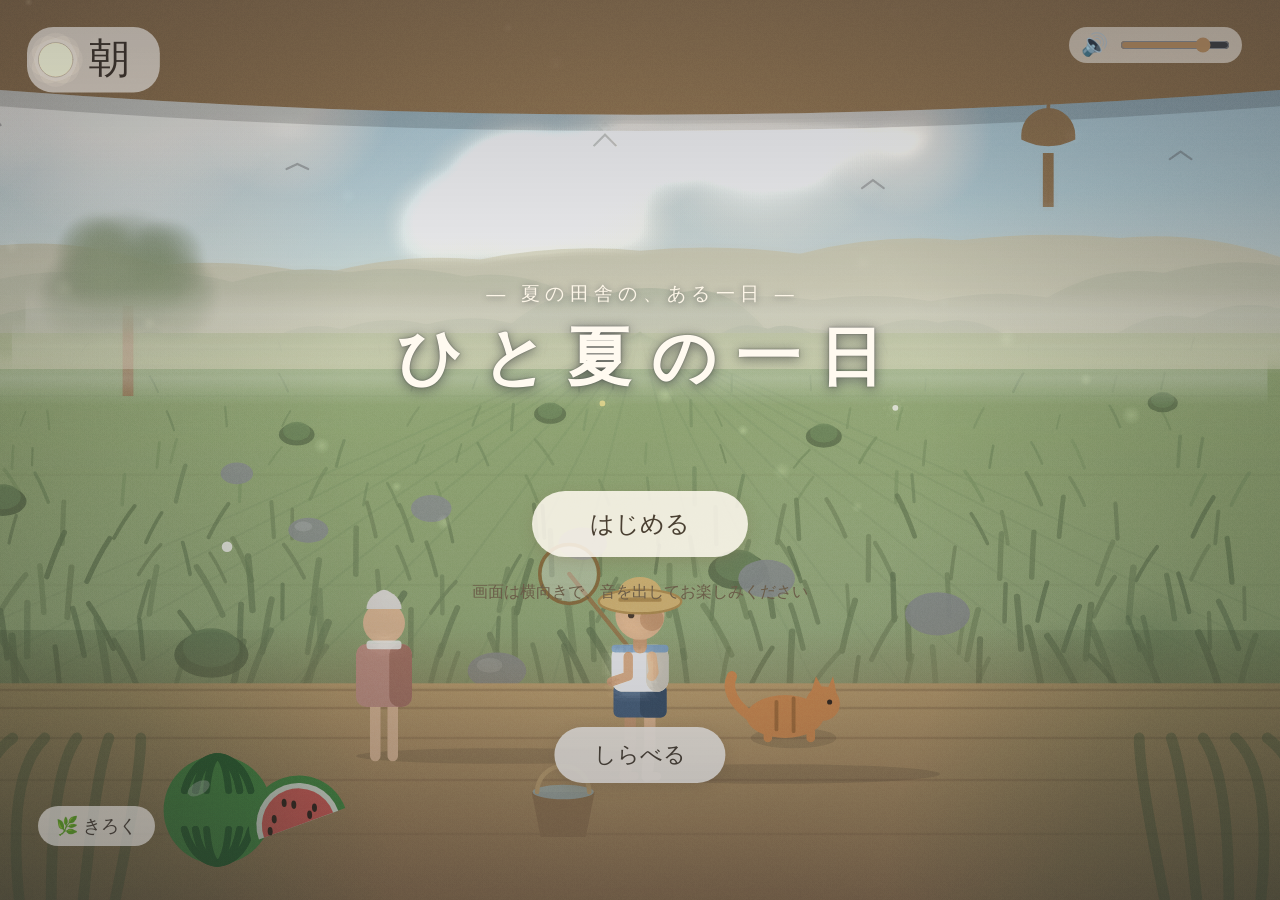
<file: hitonatsu/index.html>
<!doctype html>
<html lang="ja">
  <head>
    <meta charset="UTF-8" />
    <meta
      name="viewport"
      content="width=device-width, initial-scale=1.0, viewport-fit=cover"
    />
    <title>ひと夏の一日</title>
    <!-- 麦わら帽子のアイコン（コード描画のSVG・外部素材なし） -->
    <link rel="icon" type="image/svg+xml" href="icon.svg" />
    <!-- ホーム画面に追加するとフルスクリーンで起動する（ブラウザのバーが消える） -->
    <link rel="manifest" href="manifest.webmanifest" />
    <meta name="theme-color" content="#bfe3f0" />
    <meta name="mobile-web-app-capable" content="yes" />
    <meta name="apple-mobile-web-app-capable" content="yes" />
    <meta name="apple-mobile-web-app-status-bar-style" content="black-translucent" />
    <meta name="apple-mobile-web-app-title" content="ひと夏" />
    <link rel="apple-touch-icon" href="icons/apple-touch-icon.png" />
    <script type="module" crossorigin src="/hitonatsu/assets/main-BYeIlW66.js"></script>
    <link rel="modulepreload" crossorigin href="/hitonatsu/assets/audioAssets-COSmQMZ0.js">
    <link rel="stylesheet" crossorigin href="/hitonatsu/assets/main-DwibPuO8.css">
  </head>
  <body>
    <!-- 一枚絵の風景を描く土台キャンバス -->
    <canvas id="scene"></canvas>

    <!-- いま居る場所の名前（場面が変わるとふわっと出る） -->
    <div id="place-label"></div>

    <!-- 日付と天気（朝にふわっと出る） -->
    <div id="date-label"></div>

    <!-- 夏の記録（図鑑）を開くボタン -->
    <button id="record-button" aria-label="夏の記録">🌿 きろく</button>

    <!-- 虫相撲 -->
    <div id="sumo" class="hidden">
      <div class="sumo-page">
        <h2>むしずもう</h2>
        <p class="sumo-hint">「おす！」を れんだ して 相手を おし出そう</p>
        <div class="sumo-ring">
          <span class="sumo-bug">🪲</span>
          <div class="sumo-bar"><div id="sumo-fill"></div></div>
          <span class="sumo-bug flip">🪲</span>
        </div>
        <button id="sumo-push">おす！</button>
        <p id="sumo-result"></p>
        <button id="sumo-close" class="hidden">とじる</button>
      </div>
    </div>

    <!-- 夏の記録（採った虫・会った人・歩いた場所） -->
    <div id="record" class="hidden">
      <div class="record-page">
        <h2>なつのきろく</h2>
        <div id="record-body"></div>
        <button id="record-close">とじる</button>
      </div>
    </div>

    <!-- 近くの虫をつかまえる／人にはなしかける（近づくと出る） -->
    <button id="catch-prompt" class="hidden">つかまえる</button>

    <!-- 夜、縁側で「ねる」と絵日記へ -->
    <button id="sleep-prompt" class="hidden">ねる</button>

    <!-- 川辺で釣り -->
    <button id="fish-prompt" class="hidden">つる</button>

    <!-- 小さなお知らせ（虫をつかまえた 等） -->
    <div id="toast"></div>

    <!-- 会話ウィンドウ -->
    <div id="dialogue" class="hidden">
      <span id="dialogue-name"></span>
      <p id="dialogue-text"></p>
      <span id="dialogue-next">▶</span>
    </div>

    <!-- 夜の絵日記 -->
    <div id="diary" class="hidden">
      <div class="diary-page">
        <h2 id="diary-title">きょうの絵日記</h2>
        <div id="diary-picture"></div>
        <div id="diary-body"></div>
        <button id="diary-close">おやすみ</button>
      </div>
    </div>

    <!-- 音量・ミュート（控えめに右上） -->
    <div id="audio-controls">
      <button id="mute-button" aria-label="音を消す">🔊</button>
      <input id="volume" type="range" min="0" max="100" value="80" aria-label="音量" />
    </div>

    <!-- 隣の場面へ移動する方向ボタン（行ける方向だけ表示） -->
    <button id="nav-left" class="nav nav-left hidden" aria-label="左へ">‹</button>
    <button id="nav-right" class="nav nav-right hidden" aria-label="右へ">›</button>
    <button id="nav-up" class="nav nav-up hidden" aria-label="上へ">‹</button>
    <button id="nav-down" class="nav nav-down hidden" aria-label="下へ">‹</button>

    <!-- スタート画面：「はじめる」を押すと一日が動き出す（音もこの後に立ち上げる） -->
    <div id="start-screen">
      <div class="start-inner">
        <p class="subtitle">― 夏の田舎の、ある一日 ―</p>
        <h1 class="title">ひと夏の一日</h1>
        <button id="start-button" class="start-button">はじめる</button>
        <p class="hint">画面は横向きで、音を出してお楽しみください</p>
      </div>
    </div>

    <!-- デバッグ（管理者）パネル：D キー、または ?debug=1 で開く -->
    <div id="debug" class="hidden">
      <div class="dbg-title">デバッグ <small>(D で開閉)</small></div>
      <div class="dbg-row">時刻 <input id="dbg-time" type="range" min="0" max="100" value="0" /><span id="dbg-time-v">朝</span></div>
      <div class="dbg-row">日 <button id="dbg-day-dn">−</button><span id="dbg-day">1</span><button id="dbg-day-up">＋</button></div>
      <div class="dbg-row">天気 <button data-w="sunny">晴</button><button data-w="cloudy">曇</button><button data-w="shower">夕立</button></div>
      <div class="dbg-row">祭り <button id="dbg-fes">切替</button><span id="dbg-fes-v">自動</span></div>
      <div class="dbg-row">速さ <button data-sp="1">1x</button><button data-sp="30">30x</button><button data-sp="120">120x</button></div>
      <div class="dbg-row">場所 <button data-sc="engawa">縁側</button><button data-sc="harappa">原</button><button data-sc="jinja">社</button><button data-sc="tanbomichi">田</button><button data-sc="kawabe">川</button></div>
      <div class="dbg-row"><button id="dbg-pause">停止/再開</button></div>
    </div>

    <!-- スマホを縦に持ったときの案内（横画面では隠れる） -->
    <div id="rotate-notice">
      <p>横にしてください</p>
    </div>

  </body>
</html>
</file>
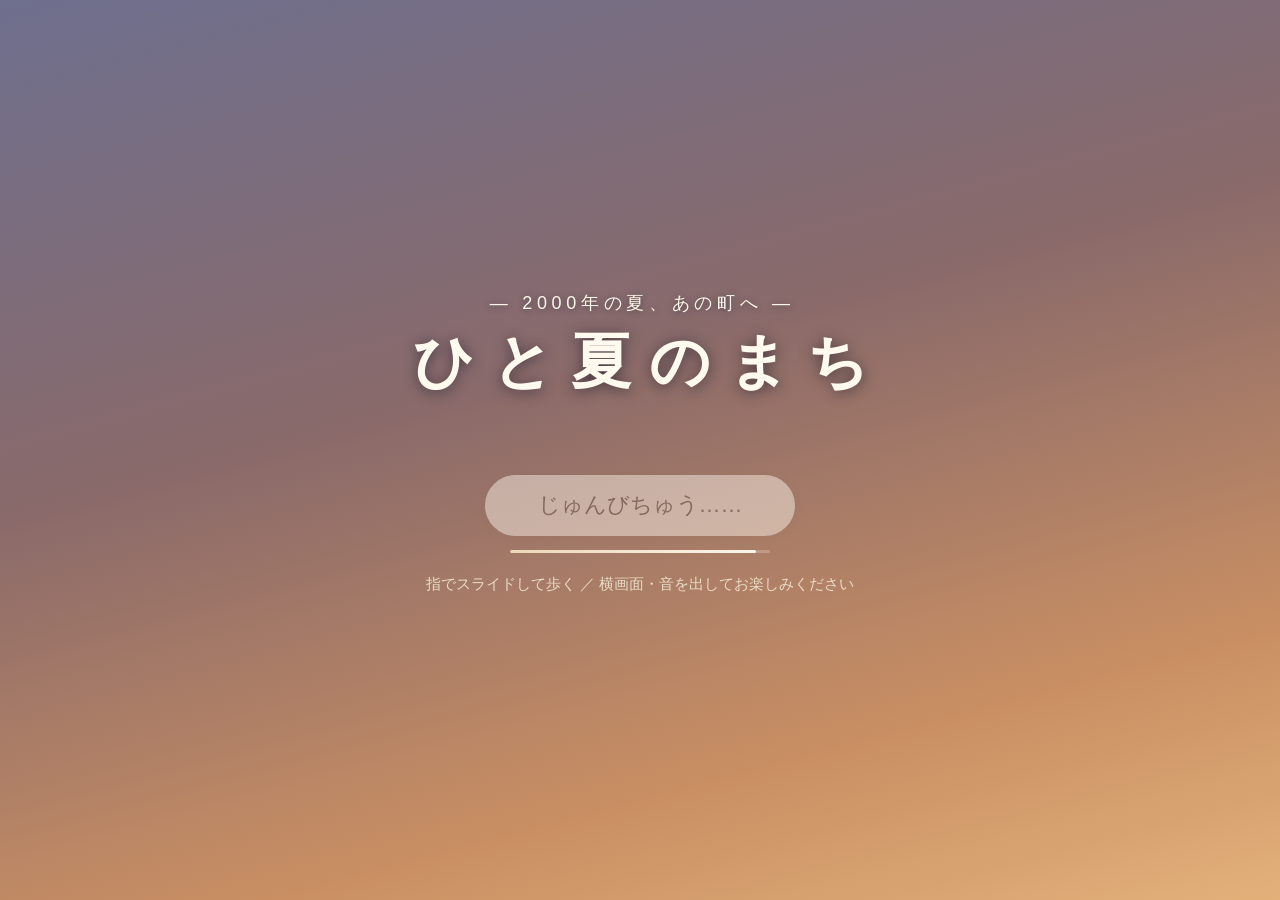
<file: hitonatsu/proto3d.html>
<!doctype html>
<html lang="ja">
  <head>
    <meta charset="UTF-8" />
    <meta name="viewport" content="width=device-width, initial-scale=1.0, maximum-scale=1.0, user-scalable=no, viewport-fit=cover" />
    <title>ひと夏のまち</title>
    <!-- 麦わら帽子のアイコン（コード描画のSVG・外部素材なし） -->
    <link rel="icon" type="image/svg+xml" href="icon.svg" />
    <!-- ホーム画面に追加するとフルスクリーンで起動する（ブラウザのバーが消える） -->
    <link rel="manifest" href="manifest.webmanifest" />
    <meta name="theme-color" content="#bfe3f0" />
    <meta name="mobile-web-app-capable" content="yes" />
    <meta name="apple-mobile-web-app-capable" content="yes" />
    <meta name="apple-mobile-web-app-status-bar-style" content="black-translucent" />
    <meta name="apple-mobile-web-app-title" content="ひと夏" />
    <link rel="apple-touch-icon" href="icons/apple-touch-icon.png" />
    <style>
      html, body { margin: 0; height: 100%; background: #2b3550; overflow: hidden; /* ★ロード画面(#title.loading)と同じ暮色に＝縦→横回転で一瞬タイトルが全幅を覆えなくても素の背景が暮色で一様に見える＝「左タイトル/右真っ黒」の怖い分割を解消（ユーザー指摘2026-07-11）。ゲーム中はキャンバスが覆うので影響なし */
        font-family: "Hiragino Kaku Gothic ProN", "Yu Gothic", "Meiryo", sans-serif;
        color: #3b3024; -webkit-tap-highlight-color: transparent;
        -webkit-user-select: none; user-select: none; -webkit-touch-callout: none; }
      #c { display: block; width: 100vw; height: 100vh; touch-action: none; }
      /* ── 操作ボタンの色は「時刻でうつろう」（2026-07-25・ユーザー指摘「夜になると操作ボタンまわりが微妙」）──
         昼＝白い和紙のような明るい面に濃い文字。夜＝行灯（あんどん）の陰のような藍の面に灯りいろの文字。
         夜に昼のままだと、暗い画面でボタンだけが白く光って一番目立ってしまい、しかも濃い文字が沈んで読めない
         （実測：よふけの画面で、ボタンは まわりの景色より +93 明るかった）。
         ここに置いた値が「昼の姿」＝正本。夜の姿は main.js の applyUiNight が同じ名前へ上書きする。 */
      :root {
        --ui-bg: rgba(244,250,236,0.5);          /* ジャンプの下地 */
        --ui-bg-on: rgba(228,244,214,0.7);       /*   〃 押したとき */
        --ui-bg2: rgba(253,248,239,0.46);        /* ドック（ねころぶ/のる/とぶ/しゅかん）の下地 */
        --ui-bg3: rgba(252,247,238,0.58);        /* ズーム＋−の下地（0.44は下の景色が透けて記号が消えた・2026-07-26） */
        --ui-bg3-on: rgba(240,232,218,0.7);      /*   〃 押したとき */
        --ui-fg: #3b4a2e;                        /* ジャンプの文字 */
        --ui-fg2: #4a4032;                       /* ドックの絵・はなす等の文字 */
        --ui-fg3: #443d31;                       /* ズーム＋−の記号（#5a5346は明るい草の上で沈んだ・2026-07-26） */
        --ui-sub: #5c503c;                       /* ドックの小さな言葉（#6a5e4aから少し濃く） */
        --ui-edge: rgba(255,255,255,0.62);       /* ふち（ジャンプ） */
        --ui-edge2: rgba(255,255,255,0.6);       /*   〃 ドック */
        --ui-edge3: rgba(255,255,255,0.58);      /*   〃 ズーム */
        --ui-tsh: 0 1px 2px rgba(255,255,255,0.6);   /* 文字の影＝昼は白でにじませ、夜は暗くして輪郭を出す */
        --ui-tsh2: 0 1px 2px rgba(255,255,255,0.5);
        --ui-tsh3: 0 1px 2px rgba(255,255,255,0.55);
        --ui-drop: 0 4px 14px rgba(60,80,50,0.22);   /* 落ち影 */
        --ui-drop2: 0 3px 11px rgba(90,75,50,0.18);
        --ui-drop3: 0 2px 8px rgba(120,100,70,0.16);
        --ui-amber: rgba(255,236,191,0.8);       /* 琥珀（いちばん押してほしいボタン）の下地 */
        --ui-amber-on: rgba(252,224,168,0.92);
        --ui-amber-fg: #5a4632;
        --ui-amber-edge: rgba(255,250,235,0.7);
        --ui-amber-tsh: 0 1px 1px rgba(255,252,244,0.6);
        --ui-amber-drop: 0 5px 18px rgba(150,110,40,0.28);
        --ui-panel: rgba(255,250,240,0.94);      /* はなす（#npc）の下地 */
        --ui-hint: rgba(255,251,243,0.9);        /* 画面上のひとこと */
        --ui-pale: rgba(244,250,236,0.96);       /* 町へ（#go）の下地 */
        --ui-pale-near: rgba(236,248,224,0.98);  /*   〃 近づいた時 */
        --ui-pale-edge: rgba(150,180,120,0.7);
        --ui-green: rgba(232,246,228,0.95);      /* つかまえる・つる */
        --ui-green-fg: #2e5a2e;
        --ui-stick: rgba(255,255,255,0.14);      /* 指で動かす輪 */
        --ui-stick-edge: rgba(255,255,255,0.4);
        --ui-knob: rgba(255,255,255,0.55);       /* そのつまみ */
        --ui-on-green: rgba(74,124,62,0.95);     /* 押して ON の緑（のる）＝白い文字が読める濃さ */
        --ui-on-blue: rgba(72,106,164,0.95);     /*   〃 青（とぶ・しゅかん） */
        --ui-on-edge: rgba(255,255,255,0.5);     /*   〃 ふち */
        /* 軽量モード＝すりガラスを切るぶん、下地を濃くして文字が沈まないようにした版 */
        --ui-bg-flat: rgba(244,250,236,0.9);
        --ui-bg2-flat: rgba(253,248,239,0.9);
        --ui-bg3-flat: rgba(252,247,238,0.86);
        --ui-amber-flat: rgba(255,236,191,0.95);
      }
      /* ボタン連打でのダブルタップ拡大・長押しのテキスト選択/コールアウトを止める（ユーザー要望2026-06-19） */
      button, .hud { touch-action: manipulation; -webkit-user-select: none; user-select: none; -webkit-touch-callout: none; }
      .hud { position: fixed; }
      #hint { left: 50%; top: calc(3.5% + env(safe-area-inset-top)); transform: translateX(-50%);
        padding: 0.4em 1.2em; font-size: clamp(13px,2.4vw,18px); letter-spacing: 0.08em;
        color: var(--ui-fg2); background: var(--ui-hint); border-radius: 999px;
        box-shadow: 0 2px 10px rgba(90,78,56,0.22); transition: opacity 1.2s ease; }
      #hint.gone { opacity: 0; pointer-events: none; }
      /* #act＝その場でできる主要アクション(ねころぶ/はなす/のる…)＝あたたかい琥珀色で目を引く第一ボタン（操作の優先順位・UX見直し2026-06-26） */
      #act { left: 50%; bottom: calc(15% + env(safe-area-inset-bottom)); transform: translateX(-50%); appearance: none;
        cursor: pointer; padding: 0.62em 1.9em; font-size: clamp(16px,3.1vw,23px); font-weight: 600; font-family: inherit;
        color: var(--ui-amber-fg); background: var(--ui-amber); border: 1.5px solid var(--ui-amber-edge); border-radius: 999px;
        -webkit-backdrop-filter: blur(6px) saturate(1.2); backdrop-filter: blur(6px) saturate(1.2);
        text-shadow: var(--ui-amber-tsh); box-shadow: var(--ui-amber-drop); display: none; }
      #act:active { background: var(--ui-amber-on); transform: translateX(-50%) scale(0.95); }
      /* C⑫：中央下スロット(left:50%)を共有する文脈ボタン(すわる/はなす/つかまえる/つる/町へ)が同時に出たら、
         translateYで上へ積んで重なりを解消（bottomは触らない＝横画面メディアクエリ/safe-areaをそのまま活かす） */
      .ctx-up1 { transform: translateX(-50%) translateY(-58px) !important; }
      .ctx-up2 { transform: translateX(-50%) translateY(-116px) !important; }
      .ctx-up3 { transform: translateX(-50%) translateY(-174px) !important; }
      .ctx-up4 { transform: translateX(-50%) translateY(-232px) !important; }
      /* まどりボタン＝自宅の中でだけ左上に出す。押すと天井が消えて真上から間取りを見られる（ユーザー要望2026-07-20＝自分でいつでも確認・スクショできる） */
      #plan { left: calc(3% + env(safe-area-inset-left)); top: calc(3.5% + 208px + env(safe-area-inset-top)); padding: 0.42em 1.0em;
        font-size: clamp(12px,2.2vw,15px); font-weight: 600; font-family: inherit; color: var(--ui-amber-fg); cursor: pointer;
        background: var(--ui-amber); border: 1.5px solid var(--ui-amber-edge); border-radius: 999px;
        -webkit-backdrop-filter: blur(6px) saturate(1.2); backdrop-filter: blur(6px) saturate(1.2);
        text-shadow: var(--ui-amber-tsh); box-shadow: 0 4px 14px rgba(150,110,40,0.24); display: none; z-index: 8; }
      #plan:active { background: var(--ui-amber-on); transform: scale(0.95); }
      /* まどりビュー中は他の操作UIを隠して間取りだけに集中（とじるボタン=#planは残す） */
      body.homeplan #dock, body.homeplan #jump, body.homeplan #zin, body.homeplan #zout, body.homeplan #act, body.homeplan #npc, body.homeplan #lie, body.homeplan #hint, body.homeplan #senko-btn { display: none !important; }
      #badge { right: calc(3% + env(safe-area-inset-right)); top: calc(3.5% + env(safe-area-inset-top)); padding: 0.3em 0.8em; font-size: clamp(11px,2vw,14px);
        color: #fdf7ec; background: rgba(74,64,50,0.55); border-radius: 999px; text-shadow: 0 1px 4px rgba(0,0,0,0.5); }
      /* ジャンプ＝右下の専用ボタン（親指が届く位置）。ズーム＝右側に＋／－ */
      /* 右下の操作クラスタ：ジャンプ（大）の上に ＋／－ を等間隔で重ならないよう固定配置 */
      #jump { right: calc(5% + env(safe-area-inset-right)); bottom: calc(9% + env(safe-area-inset-bottom)); appearance: none; border: none; cursor: pointer;
        width: 80px; height: 80px; border-radius: 50%; font-size: clamp(14px,2.6vw,18px); font-family: inherit;
        color: var(--ui-fg); font-weight: 600; background: var(--ui-bg);
        -webkit-backdrop-filter: blur(6px) saturate(1.2); backdrop-filter: blur(6px) saturate(1.2);
        text-shadow: var(--ui-tsh); box-shadow: var(--ui-drop); border: 1.5px solid var(--ui-edge); display: none; }
      #jump:active { background: var(--ui-bg-on); transform: scale(0.94); }
      /* ズームは補助操作＝控えめに引かせる（主要ボタンを目立たせる・UX見直し2026-06-26）。
         ただし記号が細いと夜に消えるので、太さは 700 で持たせる（2026-07-25） */
      .zbtn { right: calc(5% + 16px + env(safe-area-inset-right)); appearance: none; border: none; cursor: pointer; width: 48px; height: 48px;
        border-radius: 50%; font-size: 24px; font-weight: 700; line-height: 1; font-family: inherit; color: var(--ui-fg3);
        -webkit-backdrop-filter: blur(6px) saturate(1.15); backdrop-filter: blur(6px) saturate(1.15);
        text-shadow: var(--ui-tsh3); border: 1.5px solid var(--ui-edge3);
        background: var(--ui-bg3); box-shadow: var(--ui-drop3); display: none; }
      #zout { bottom: calc(9% + 90px + env(safe-area-inset-bottom)); }
      #zin { bottom: calc(9% + 150px + env(safe-area-inset-bottom)); }
      .zbtn:active { background: var(--ui-bg3-on); transform: scale(0.94); }
      /* 主観モードの説明＝下部中央のドック/ジャンプと干渉していたので上部中央へ退避（横画面で操作ボタンに被らない・ユーザー指摘2026-07-01） */
      #look { left: 50%; top: calc(3.5% + env(safe-area-inset-top)); transform: translateX(-50%); padding: 0.4em 1.1em;
        font-size: clamp(12px,2.2vw,16px); color: #fdf7ec; background: rgba(60,66,98,0.8);
        border-radius: 999px; display: none; z-index: 7; white-space: nowrap; max-width: 92vw; }
      /* ── 下部中央のドック：移動/くつろぎのトグルを一列にまとめる（ねころぶ・🚲・🎈）＝散らからない ── */
      #dock { left: 50%; bottom: calc(5% + env(safe-area-inset-bottom)); transform: translateX(-50%); display: flex; gap: 10px; align-items: flex-end; z-index: 6; }
      /* ドックの各ボタンは「絵＋小さな言葉」で統一＝🚲🎈📷が何か一目で分かる（UX見直し2026-06-26） */
      #dock > button { position: static; appearance: none; cursor: pointer; font-family: inherit; color: var(--ui-fg2);
        background: var(--ui-bg2); border: 1.5px solid var(--ui-edge2); border-radius: 18px;
        -webkit-backdrop-filter: blur(6px) saturate(1.2); backdrop-filter: blur(6px) saturate(1.2);
        text-shadow: var(--ui-tsh2); box-shadow: var(--ui-drop2);
        display: flex; flex-direction: column; align-items: center; gap: 1px; line-height: 1.04; padding: 0.42em 0.7em; min-width: 3.4em; }
      #dock > button b { font-size: clamp(17px,3.2vw,21px); font-style: normal; }
      /* 小さな言葉は9pxだと夜に読めないので下限を10pxへ（2026-07-25・ボタンの大きさは変わらない） */
      #dock > button i { font-size: clamp(10px,1.9vw,12px); font-style: normal; color: var(--ui-sub); letter-spacing: 0.02em; }
      #dock > button:active { transform: scale(0.93); }
      /* （撤回2026-06-27）以前は1日目だけ🚲のる/🎈とぶを隠していたが、「機能が消えた」とユーザー指摘＝機能削減はNG。常に表示する（body.day1での非表示を廃止） */
      /* ★押して ON にした時の色（2026-07-26・ユーザー実機指摘「文字が白くて見づらい」）。
         旧＝薄い緑/青に真っ白の文字＝実測の明暗比が 2.2（押す前の 3.4 より悪化していた）。
         白い文字を乗せるなら面を濃くする。あわせて夜は行灯いろへ沈める。 */
      #bike.on i, #float.on i, #fpvbtn.on i { color: rgba(255,255,255,0.97); }
      #bike.on, #float.on, #fpvbtn.on { color: #fff; text-shadow: 0 1px 2px rgba(0,0,0,0.5); border-color: var(--ui-on-edge); }
      #bike.on { background: var(--ui-on-green); }
      #float.on, #fpvbtn.on { background: var(--ui-on-blue); }
      body.flying #dock { display: none !important; }
      body.pm-on #dock { display: none !important; }
      /* 滑走中は関係ないボタンを隠す＝視点きりかえ(#act)だけ残し、重なりを解消（ユーザー指摘2026-06-26） */
      body.sliding #dock, body.sliding #jump, body.sliding #zin, body.sliding #zout { display: none !important; }
      /* 滑走中の視点きりかえ(#act)は、景色を邪魔しないよう小さく半透明にして右上の隅へ寄せる（ユーザー要望2026-06-26） */
      body.sliding #act { left: auto; right: calc(3% + env(safe-area-inset-right)); bottom: auto; top: calc(11% + env(safe-area-inset-top));
        transform: none; padding: 0.8em 1.1em; font-size: clamp(11px,2vw,13px); color: #fdf7ec;
        background: rgba(74,64,50,0.42); box-shadow: none; opacity: 0.62; } /* 見た目は控えめのまま、指で押せる高さ(約37px)は確保 */
      body.sliding #act:active { opacity: 0.96; transform: scale(0.94); }
      /* ── ふわり浮遊（風船飛行）の操作UI：🎈トグル→浮遊中だけ出る。右下に2列×3段（高度▲▼／ズーム＋−／速さ・主観）＝右親指だけで全部届く・横画面でも崩れない。左にステータスメーター（2026-06-23再設計） ── */
      /* ★空を飛んでいる時の右側のボタン（2026-07-27・ユーザー実機指摘）。
         旧＝白い文字に rgba(74,98,156,0.55) の薄い青＝晴れた空を背に置くと明暗比 2.88＝読めない。
         下地を濃くして 6.6 へ。あわせて 66x58 → 56x50 に縮める＝空を見渡すのが目的の場面で
         画面の1/6を6個のボタンが占めていた（指で押せる44pxは十分に超えている）。 */
      #fl-up, #fl-down, #fl-zin, #fl-zout, #fl-speed, #fl-fpv {
        appearance: none; cursor: pointer; width: 56px; height: 50px; box-sizing: border-box;
        border-radius: 14px; font-size: clamp(12px,2.3vw,15px); line-height: 1.1; text-align: center; font-family: inherit; color: #fdf7ec;
        border: 1.5px solid rgba(226,236,255,0.34); -webkit-backdrop-filter: blur(6px) saturate(1.2); backdrop-filter: blur(6px) saturate(1.2);
        text-shadow: 0 1px 3px rgba(0,6,20,0.75); background: rgba(38,56,104,0.78); box-shadow: 0 3px 12px rgba(20,28,54,0.34); display: none; z-index: 7; }
      /* はやさのラベルは「小さな見出し＋値」の2段で、4文字(ゆっくり)でも収まるように（バグ修正・2026-06-29） */
      #fl-speed { display: none; flex-direction: column; align-items: center; justify-content: center; gap: 1px; padding: 0; }
      #fl-speed small { font-size: 10px; opacity: 0.82; line-height: 1; letter-spacing: 0.04em; }
      #fl-speed b { font-size: clamp(12px,2.3vw,14px); font-weight: 600; font-style: normal; line-height: 1.05; white-space: nowrap; }
      body.floating #fl-speed { display: flex; }
      #fl-down { right: calc(5% + env(safe-area-inset-right)); bottom: calc(9% + env(safe-area-inset-bottom)); }
      #fl-up   { right: calc(5% + env(safe-area-inset-right)); bottom: calc(9% + 68px + env(safe-area-inset-bottom)); }
      #fl-fpv  { right: calc(5% + env(safe-area-inset-right)); bottom: calc(9% + 136px + env(safe-area-inset-bottom)); }
      #fl-zout { right: calc(5% + 74px + env(safe-area-inset-right)); bottom: calc(9% + env(safe-area-inset-bottom)); font-size: 28px; }
      #fl-zin  { right: calc(5% + 74px + env(safe-area-inset-right)); bottom: calc(9% + 68px + env(safe-area-inset-bottom)); font-size: 28px; }
      #fl-speed{ right: calc(5% + 74px + env(safe-area-inset-right)); bottom: calc(9% + 136px + env(safe-area-inset-bottom)); font-size: clamp(11px,2.2vw,14px); }
      #fl-fpv.on { background: rgba(66,98,152,0.99); box-shadow: 0 0 0 2px rgba(220,235,255,0.7), 0 3px 12px rgba(30,40,70,0.34); } /* 同上＝白文字が読める濃さ */
      #fl-up:active, #fl-down:active, #fl-zin:active, #fl-zout:active, #fl-speed:active, #fl-fpv:active { transform: scale(0.93); background: rgba(116,140,196,0.99); }
      #fl-gauges { left: calc(3% + env(safe-area-inset-left)); top: 30%; display: none; gap: 9px; pointer-events: none; z-index: 7; }
      .flg { position: relative; width: 14px; height: 100px; border-radius: 8px; background: rgba(255,255,255,0.16); border: 1px solid rgba(255,255,255,0.32);
        -webkit-backdrop-filter: blur(8px); backdrop-filter: blur(8px); box-shadow: 0 2px 8px rgba(20,24,40,0.2); overflow: hidden; display: inline-block; vertical-align: top; margin-right: 9px; }
      .flg-fill { position: absolute; left: 0; right: 0; bottom: 0; height: 100%; transform-origin: bottom center; transform: scaleY(0.5); background: linear-gradient(#eaf5ff, #6aa8e0); transition: transform 0.12s ease; }
      .flg-lbl { position: absolute; left: -2px; right: -2px; bottom: -19px; text-align: center; font-size: 12px; color: #fdf7ec; text-shadow: 0 1px 3px rgba(0,0,0,0.6); }
      body.floating #fl-up, body.floating #fl-down, body.floating #fl-zin, body.floating #fl-zout, body.floating #fl-fpv { display: block; }
      /* #fl-speed は上の flex 規則で表示（小見出し＋値の2段）。ここで block にすると上書きされるため含めない */
      body.floating #fl-gauges { display: block; }
      body.floating #jump, body.floating #zin, body.floating #zout, body.floating #lie, body.floating #bike, body.floating #act, body.floating #npc, body.floating #catch, body.floating #fish, body.floating #hint, body.floating #sleep, body.floating #pm-btn, body.floating #mb-btn, body.floating #senko-btn { display: none !important; } /* 飛行中は📔おもいで/🎆線香花火も隠す＝景色の邪魔をしない（ユーザー指摘2026-07-01） */
      /* ── 軽量モード（低スペック端末）＝UIのすりガラス(backdrop-filter)を切り、そのぶん不透明度を上げて文字が沈まないように（2026-06-29） ── */
      body.lowfx #act, body.lowfx #jump, body.lowfx .zbtn, body.lowfx #dock > button,
      body.lowfx #fl-up, body.lowfx #fl-down, body.lowfx #fl-zin, body.lowfx #fl-zout, body.lowfx #fl-speed, body.lowfx #fl-fpv,
      body.lowfx .fly-b, body.lowfx .flg { -webkit-backdrop-filter: none !important; backdrop-filter: none !important; }
      body.lowfx #act { background: var(--ui-amber-flat); }
      body.lowfx #jump { background: var(--ui-bg-flat); }
      body.lowfx .zbtn { background: var(--ui-bg3-flat); }
      body.lowfx #dock > button { background: var(--ui-bg2-flat); }
      body.lowfx #fl-up, body.lowfx #fl-down, body.lowfx #fl-zin, body.lowfx #fl-zout, body.lowfx #fl-speed, body.lowfx #fl-fpv { background: rgba(36,54,100,0.94); } /* 軽量モードも同じ濃さへ（2026-07-27） */
      body.lowfx .fly-b { background: rgba(46,52,80,0.9); }
      body.lowfx .flg { background: rgba(40,44,60,0.5); }
      /* ── しばらく操作しないと、画面のボタン類がそっと透明に消える（景色に没入できる・どのモード/視点でも・画面に触れると戻る・ユーザー要望2026-06-23）── */
      #hint, #badge, #act, #jump, #zin, #zout, #look, #dock, #npc, #go, #catch, #fish, #sleep, #set-btn,
      #fl-up, #fl-down, #fl-zin, #fl-zout, #fl-speed, #fl-fpv, #fl-gauges, #stick,
      #fly-up, #fly-down, #fly-zin, #fly-zout, #fly-speed, #fly-photo, #fly-exit,
      #fly-cross, #pin-read, #pin-list, #pin-drop, #pin-clear, #pin-copyall,
      #mb-btn, #senko-btn, #pm-btn { transition: opacity 0.9s ease; }
      /* 時刻でうつろう色は、段でカクつかないよう ほんのり時間をかけて追いつかせる（上の opacity と同じ宣言に足す＝後勝ちで消さない）。
         ※ color（文字の色）だけは わざと入れない＝夕暮れの真ん中で 文字が面と同じ灰色になって読めなくなるのを避けるため、
           文字は main.js の UI_TINT_SNAP が一瞬で入れ替える（前後どちらでも必ず読める） */
      #hint, #act, #jump, #zin, #zout, #npc, #go, #catch, #fish, #dock > button, #plan, #stick, #knob {
        transition: opacity 0.9s ease, background-color 1.2s ease, border-color 1.2s ease, box-shadow 1.2s ease; }
      @media (prefers-reduced-motion: reduce) {
        #hint, #act, #jump, #zin, #zout, #npc, #go, #catch, #fish, #dock > button, #plan, #stick, #knob {
          transition: opacity 0.9s ease; } }
      body.ui-idle #hint, body.ui-idle #badge, body.ui-idle #act, body.ui-idle #jump, body.ui-idle #zin, body.ui-idle #zout,
      body.ui-idle #look, body.ui-idle #dock, body.ui-idle #npc, body.ui-idle #go, body.ui-idle #catch, body.ui-idle #fish,
      body.ui-idle #sleep, body.ui-idle #set-btn, body.ui-idle #fl-up, body.ui-idle #fl-down, body.ui-idle #fl-zin,
      body.ui-idle #fl-zout, body.ui-idle #fl-speed, body.ui-idle #fl-fpv, body.ui-idle #fl-gauges, body.ui-idle #stick,
      body.ui-idle #fly-up, body.ui-idle #fly-down, body.ui-idle #fly-zin, body.ui-idle #fly-zout, body.ui-idle #fly-speed,
      body.ui-idle #fly-photo, body.ui-idle #fly-exit, body.ui-idle #fly-cross, body.ui-idle #pin-read, body.ui-idle #pin-list,
      body.ui-idle #pin-drop, body.ui-idle #pin-clear, body.ui-idle #pin-copyall,
      body.ui-idle #mb-btn, body.ui-idle #senko-btn, body.ui-idle #pm-btn {
        opacity: 0 !important; pointer-events: none !important; } /* 📔おもいで/🎆線香花火/📷カメラも景色モードでそっと消える（触れると戻る・ユーザー指摘2026-07-01） */
      /* ただし操作ボタンはフェード中でも押せる＝1タップで効く（消えていても押せて、同時にUIが戻る・ユーザー指摘2026-06-26） */
      body.ui-idle #jump, body.ui-idle #zin, body.ui-idle #zout, body.ui-idle #dock, body.ui-idle #dock > button,
      body.ui-idle #act, body.ui-idle #npc, body.ui-idle #go, body.ui-idle #catch, body.ui-idle #fish,
      body.ui-idle #fl-up, body.ui-idle #fl-down, body.ui-idle #fl-zin, body.ui-idle #fl-zout, body.ui-idle #fl-speed, body.ui-idle #fl-fpv {
        pointer-events: auto !important; }
      /* 自転車中もジャンプできる（走りながらぴょん・ユーザー要望2026-06-26）＝ジャンプボタンは出したまま */
      /* 横向きのおすすめ（縦持ちのスマホにだけ・やさしく・閉じれる） */
      #rotate { position: fixed; left: 50%; top: 22%; transform: translateX(-50%); display: none;
        padding: 0.5em 1.2em; font-size: clamp(13px,3vw,18px); letter-spacing: 0.06em; color: #fdf7ec;
        background: rgba(60,66,98,0.85); border-radius: 999px; box-shadow: 0 3px 12px rgba(20,24,40,0.35);
        transition: opacity 1s ease; }
      @media (orientation: portrait) and (max-width: 900px) { #rotate { display: block; } }
      #go { left: 50%; bottom: calc(15% + env(safe-area-inset-bottom)); transform: translateX(-50%); appearance: none; border: none; cursor: pointer;
        padding: 0.62em 1.7em; font-size: clamp(15px,3vw,22px); font-family: inherit; color: var(--ui-fg); font-weight: 600;
        background: var(--ui-pale); border-radius: 999px; box-shadow: 0 4px 16px rgba(90,120,70,0.35);
        border: 2px solid var(--ui-pale-edge); display: none; }
      #go.near { animation: gopulse 1.3s ease-in-out infinite; background: var(--ui-pale-near); }
      @keyframes gopulse { 0%,100% { transform: translateX(-50%) scale(1); } 50% { transform: translateX(-50%) scale(1.07); } }
      #fade { position: fixed; inset: 0; background: #0c0d12; opacity: 0; pointer-events: none;
        transition: opacity 0.45s ease; z-index: 30; }
      #catch, #fish { left: 50%; bottom: calc(15% + env(safe-area-inset-bottom)); transform: translateX(-50%); appearance: none; border: none; cursor: pointer;
        padding: 0.55em 1.5em; font-size: clamp(14px,2.8vw,20px); font-family: inherit; color: var(--ui-green-fg);
        background: var(--ui-green); border-radius: 999px; box-shadow: 0 4px 14px rgba(80,110,70,0.3); display: none; }
      /* P5：情緒的な台詞(発見/名所の気づき/おまけ等)が“スマホ通知風”の暗いカプセルから、絵日記と同じ世界の質感へ＝クリーム色の紙片＋インク茶の文字 */
      #toast { left: 50%; top: 13%; transform: translateX(-50%) translateY(-8px); padding: 0.55em 1.45em;
        font-size: clamp(14px,2.8vw,20px); letter-spacing: 0.05em; color: #3b3024; background: rgba(251,244,228,0.96);
        border: 1px solid rgba(120,96,58,0.4); border-radius: 7px; box-shadow: 0 4px 14px rgba(60,44,24,0.26); opacity: 0; pointer-events: none;
        transition: opacity 0.4s ease, transform 0.4s ease; }
      #toast.show { opacity: 1; transform: translateX(-50%) translateY(0); }
      /* ── 数え板（開発用・2026-07-25）：iPhoneで落ちる原因を実機で見つけるための小さな数字表示。
            せってい→🛠→「かずを 画面に 出す」でON。触れないように pointer-events:none。既定は非表示 ── */
      #memhud { position: fixed; left: calc(3% + env(safe-area-inset-left)); bottom: calc(3% + env(safe-area-inset-bottom));
        z-index: 39; display: none; pointer-events: none; white-space: pre; padding: 0.5em 0.7em; border-radius: 8px;
        font-family: ui-monospace, "SF Mono", Menlo, Consolas, monospace; font-size: 11px; line-height: 1.45;
        color: #e8f2e0; background: rgba(24,30,26,0.62); text-shadow: 0 1px 2px rgba(0,0,0,0.6); }
      #memhud.on { display: block; }
      #memhud b { color: #ffd86b; font-weight: 700; }
      #memhud i { color: #ff9b8a; font-style: normal; font-weight: 700; }
      /* 「ねる」は左上の⚙の下へ（横画面で左手の親指の下＝誤爆を避ける・ユーザー要望）。押すと確認の絵日記が出る */
      #sleep { left: calc(3% + env(safe-area-inset-left)); top: calc(3.5% + 54px + env(safe-area-inset-top)); appearance: none; border: none; cursor: pointer;
        padding: 0.6em 1.05em; font-size: clamp(12px,2.3vw,16px); font-family: inherit; color: #fdf7ec;
        background: rgba(60,66,98,0.7); border-radius: 999px; box-shadow: 0 3px 10px rgba(20,24,40,0.3); }
      /* 夜がふけたら一度だけ、🌙ねるボタンがそっと光る＝一日を終える手だてに気づけるように（数回で自然に止まる） */
      #sleep.glow { animation: sleepglow 1.8s ease-in-out 5; }
      @keyframes sleepglow { 0%,100% { box-shadow: 0 3px 10px rgba(20,24,40,0.3); } 50% { box-shadow: 0 0 0 5px rgba(180,196,255,0.4), 0 3px 12px rgba(20,24,40,0.34); } }
      #diary { position: fixed; inset: 0; display: none; align-items: center; justify-content: center;
        background: rgba(20,24,40,0.66); backdrop-filter: blur(2px); z-index: 20; }
      .diary-page { width: min(88vw, 560px); max-height: 86vh; overflow: auto; padding: 1.3em 1.6em 1.6em;
        background: #fbf6ea; border-radius: 12px; box-shadow: 0 10px 40px rgba(0,0,0,0.4); text-align: center;
        background-image: linear-gradient(rgba(180,160,120,0.12) 1px, transparent 1px); background-size: 100% 2.1em;
        opacity: 0; transform: translateY(12px) scale(0.985); transition: opacity 0.45s ease, transform 0.45s ease; } /* 開くとそっと浮かび上がる（会話と揃えた情緒・2026-06-29） */
      #diary.show .diary-page { opacity: 1; transform: none; }
      /* 本文は1行ずつ そっと現れる（.inで表示）＝日記を読む“間” */
      #diary-body .line { opacity: 0; transform: translateY(5px); transition: opacity 0.5s ease, transform 0.5s ease; }
      #diary-body .line.in { opacity: 1; transform: none; }
      #diary-title { margin: 0 0 0.6em; font-size: clamp(19px,4vw,28px); color: #4a4032; letter-spacing: 0.08em; }
      #diary-pic { margin: 0 auto 0.9em; width: min(76%, 360px); border: 5px solid #fff; border-radius: 4px;
        box-shadow: 0 3px 14px rgba(120,100,70,0.32); transform: rotate(-1.3deg); overflow: visible; background: #eee; }
      #diary-pic img { display: block; width: 100%; border-radius: 2px; }
      #diary-body { text-align: left; font-size: clamp(15px,2.8vw,20px); line-height: 2.0; color: #3b3024; max-width: 26em; margin: 0 auto; }
      #diary-body .line { border-bottom: 1px dashed rgba(150,130,90,0.3); }
      #diary-close { margin-top: 1.2em; appearance: none; border: none; cursor: pointer; padding: 0.55em 2.2em;
        font-size: clamp(15px,3vw,21px); font-family: inherit; color: #fdf7ec; background: #6a7088; border-radius: 999px; }
      /* 「まだ ねない」＝誤って「ねる」を押しても翌日へ進めず元の一日に戻れる（ユーザー要望の戻るボタン） */
      #diary-cancel { margin-top: 0.7em; appearance: none; border: none; cursor: pointer; padding: 0.45em 1.8em; display: block; margin-left: auto; margin-right: auto;
        font-size: clamp(13px,2.6vw,17px); font-family: inherit; color: #5a4a36; background: rgba(150,140,118,0.26); border-radius: 999px; }
      #npc { left: 50%; bottom: calc(15% + env(safe-area-inset-bottom)); transform: translateX(-50%); appearance: none; border: none;
        cursor: pointer; padding: 0.6em 1.6em; font-size: clamp(14px,2.8vw,20px); font-family: inherit;
        color: var(--ui-fg2); background: var(--ui-panel); border-radius: 999px;
        box-shadow: 0 4px 14px rgba(120,100,70,0.3); display: none; }
      /* 会話中は下の操作ボタン（ドック/ジャンプ/ズーム/文脈アクション）を隠す＝吹き出しと重ならず読みやすい（ユーザー指摘2026-06-29） */
      body.talking #dock, body.talking #jump, body.talking #zin, body.talking #zout, body.talking #act, body.talking #catch, body.talking #fish { display: none !important; }
      /* 釣り/虫取り中は、画面中央の主人公に「つる/つかまえる」が思いっきり重なっていた（ユーザー指摘2026-07-01）。
         →この間は ドック/ジャンプ/ズーム を片づけ、行動ボタンを中央（主人公の上）から 右下の親指の位置へ寄せる＝鑑賞を邪魔せず押しやすい。 */
      body.busy #dock, body.busy #jump, body.busy #zin, body.busy #zout { display: none !important; }
      body.busy #catch, body.busy #fish { left: auto; right: calc(5% + env(safe-area-inset-right));
        bottom: calc(9% + env(safe-area-inset-bottom)); transform: none !important; padding: 0.7em 1.6em; }
      body.busy #catch:active, body.busy #fish:active { transform: scale(0.95) !important; }
      #dialogue { left: 50%; bottom: 6%; transform: translateX(-50%) translateY(10px); width: min(86vw, 680px);
        padding: 0.9em 1.3em 1.1em; background: rgba(255,250,240,0.96); border-radius: 16px;
        box-shadow: 0 6px 22px rgba(80,66,46,0.35); display: none; cursor: pointer;
        opacity: 0; transition: opacity 0.32s ease, transform 0.32s ease; } /* 会話の吹き出しはふわっと出る（.showでフェード＋少し上がる・2026-06-29） */
      #dialogue.show { opacity: 1; transform: translateX(-50%) translateY(0); }
      #dlg-name { font-size: clamp(12px,2.3vw,16px); color: #8a6a3a; }
      /* 「▼ つづきはタップ」の合図＝台詞が出切ったらそっと現れて上下に揺れる（タイプ表示中は隠す・2026-06-29） */
      #dlg-more { position: absolute; right: 14px; bottom: 7px; font-size: 13px; color: #b59a78; opacity: 0;
        transition: opacity 0.25s ease; animation: dlgmore 1.2s ease-in-out infinite; pointer-events: none; }
      @keyframes dlgmore { 0%,100% { transform: translateY(0); } 50% { transform: translateY(3px); } }
      #dlg-text { margin: 0.25em 0 0; font-size: clamp(15px,3vw,21px); line-height: 1.6; color: #3b3024; }
      /* タイトル画面 */
      #title { position: fixed; inset: 0; display: flex; align-items: center; justify-content: center;
        background: linear-gradient(rgba(40,44,60,0.28), rgba(40,44,60,0.04) 42%, rgba(40,44,60,0.4));
        z-index: 25; transition: opacity 0.9s ease; }
      #title.hidden { opacity: 0; pointer-events: none; }
      /* 起動中（じゅんびちゅう）は不透明のたそがれ色で覆う＝重いシーン構築でメインスレッドが止まる間、透けて見える“空/引き伸ばしのキャンバス＋固まったUI”を隠し「横持ちでUIが崩れる」を防ぐ。準備完了(loading除去)で半透明に戻り本編の絵があらわれる（ユーザー2026-07-07） */
      #title.loading { background: linear-gradient(165deg, #6e6f8e, #8a6a6a 42%, #c98f63 78%, #e3b07a); }
      .title-inner { text-align: center; }
      .t-sub { margin: 0 0 0.4em; font-size: clamp(12px,2.6vw,18px); letter-spacing: 0.26em; text-indent: 0.26em;
        color: #fdf6e8; text-shadow: 0 1px 6px rgba(40,40,50,0.6); }
      .t-main { margin: 0 0 1.2em; font-size: clamp(28px,7vw,60px); font-weight: 600; letter-spacing: 0.3em;
        text-indent: 0.3em; color: #fffaf0; text-shadow: 0 2px 14px rgba(30,30,40,0.65); }
      #t-start { appearance: none; border: none; cursor: pointer; padding: 0.7em 2.4em; font-size: clamp(16px,3vw,22px);
        font-family: inherit; color: #4a4032; background: rgba(255,250,240,0.9); border-radius: 999px;
        box-shadow: 0 4px 16px rgba(120,100,70,0.3); transition: opacity 0.5s ease; }
      /* B⑩：読み込み中は「じゅんびちゅう…」を淡く・押せない見た目に（準備が終わると「はじめる」へ） */
      #t-start:disabled { cursor: default; opacity: 0.5; color: #6a6051; box-shadow: 0 2px 8px rgba(120,100,70,0.2); }
      .t-hint { margin-top: 1.5em; font-size: clamp(11px,2.4vw,15px); color: #e8dcc6; }
      /* じゅんびの進み具合＝毎回いちばん長く見る画。細い線がそっと伸びるだけ（数字は出さない） */
      #t-prog { width: min(58vw, 260px); height: 3px; margin: 0.9em auto 0; border-radius: 999px;
        background: rgba(255,250,240,0.22); overflow: hidden; transition: opacity 0.5s ease; }
      #t-prog i { display: block; width: 0%; height: 100%; border-radius: 999px;
        background: linear-gradient(90deg, rgba(255,236,200,0.75), rgba(255,250,240,0.95)); transition: width 0.5s cubic-bezier(0.16,1,0.3,1); }
      #title:not(.loading) #t-prog { opacity: 0; }
      @media (prefers-reduced-motion: reduce) { #t-prog, #t-prog i, #t-resume { transition: none; } }
      /* 「つづきから」＝前にきれいに終えた続きへ戻る（前回の場所・時刻から）。出るのは戻れる時だけ */
      #t-resume { appearance: none; border: 1px solid rgba(255,250,240,0.55); cursor: pointer; display: none; margin-top: 0.9em;
        padding: 0.45em 1.6em; font-size: clamp(13px,2.4vw,17px); font-family: inherit; color: #fdf6e8;
        background: rgba(120,104,80,0.42); border-radius: 999px; transition: opacity 0.4s ease, background 0.2s; }
      #t-resume.on { display: inline-block; }
      /* せってい（⚙） */
      #set-btn { left: calc(3% + env(safe-area-inset-left)); top: calc(3.5% + env(safe-area-inset-top)); appearance: none; border: none; cursor: pointer; width: 44px; height: 44px;
        border-radius: 50%; font-size: 20px; color: #fdf7ec; background: rgba(74,64,50,0.7);
        box-shadow: 0 3px 10px rgba(20,24,40,0.3); }
      /* タイトル中は遊びのHUDを全部隠す（はがき構図に集中・ユーザー要望2026-06-23） */
      body.titling #sleep, body.titling #badge, body.titling #set-btn, body.titling #hint, body.titling #look,
      body.titling #jump, body.titling #zin, body.titling #zout, body.titling #act, body.titling #lie, body.titling #bike,
      body.titling #float, body.titling #fl-up, body.titling #fl-down,
      body.titling #npc, body.titling #catch, body.titling #fish, body.titling #go { display: none !important; }
      /* 設定カードの右上の×（縦が短い横持ちでもスクロール不要で必ず閉じられる） */
      #set-x { position: absolute; top: 8px; right: 10px; appearance: none; border: none; cursor: pointer; width: 44px; height: 44px;
        border-radius: 50%; font-size: 22px; line-height: 1; color: #6a5c46; background: rgba(150,140,118,0.22); }
      #set-x:active { background: rgba(150,140,118,0.4); }
      .set-card { position: relative; }
      #settings { position: fixed; inset: 0; display: none; align-items: center; justify-content: center;
        background: rgba(24,28,42,0.62); backdrop-filter: blur(3px); z-index: 28; }
      #settings.on { display: flex; }
      .set-card { box-sizing: border-box; width: min(86vw, 420px); max-height: 88dvh; display: flex; flex-direction: column; overflow: hidden; padding: 1.4em 1.6em 1.3em; background: #fbf6ea; border-radius: 16px;
        box-shadow: 0 12px 40px rgba(0,0,0,0.4); text-align: center; }
      .set-card h2 { margin: 0 0 0.8em; font-size: clamp(19px,4.2vw,26px); color: #4a4032; letter-spacing: 0.1em; }
      /* ── たんす式せってい（A案・2026-07-12）：中身だけスクロール＋引き出しの開閉 ── */
      /* ★指は「まっすぐ下」には動かない＝少しでも斜めに動くと横にも流れ、カードが画面の外へずれて
         真ん中へ戻すのが手間だった（ユーザー指摘2回目・2026-07-27）。縦だけに動くよう固定する。
         touch-action:pan-y＝ブラウザに「この指の動きは縦スクロールだけ」と伝える（横の慣性ごと止まる）。 */
      .set-body { flex: 1 1 auto; overflow-y: auto; overflow-x: hidden; touch-action: pan-y; overscroll-behavior: contain;
        -webkit-overflow-scrolling: touch; min-height: 0; }
      #settings { touch-action: pan-y; }
      .set-card { touch-action: pan-y; }
      /* 「あそびかたを みる」＝引き出しを全部あけると画面の外に出て届かなかったので、スクロールする側の一番上へ（2026-07-25） */
      #set-guide { display: block; width: 100%; min-height: 44px; margin: 0 0 0.5em; appearance: none; cursor: pointer;
        border: 1px solid rgba(150,130,90,0.3); border-radius: 12px; padding: 0.55em 0.85em;
        font: inherit; font-size: clamp(14px,3vw,17px); color: #4a4032; background: rgba(255,246,224,0.9); letter-spacing: 0.04em; }
      #set-guide:active { background: rgba(246,232,198,0.95); }
      #settings.on .set-card { animation: setPop 200ms cubic-bezier(0.16, 1, 0.3, 1); }
      @keyframes setPop { from { opacity: 0; transform: translateY(10px) scale(0.98); } }
      .set-group { margin: 0.42em 0; border: 1px solid rgba(150,130,90,0.22); border-radius: 12px; background: rgba(255,252,244,0.65); overflow: hidden; }
      .set-g-h { appearance: none; border: none; cursor: pointer; width: 100%; display: flex; align-items: center; justify-content: space-between; gap: 0.6em;
        padding: 0.6em 0.85em; background: transparent; font: inherit; font-size: clamp(14px,3vw,17px); color: #4a4032; letter-spacing: 0.04em; text-align: left; }
      .set-g-h:active { background: rgba(150,140,118,0.14); }
      .set-chev { font-style: normal; color: #9a8f78; transition: transform 240ms cubic-bezier(0.16, 1, 0.3, 1); }
      .set-group.open .set-chev { transform: rotate(180deg); }
      .set-g-body { display: grid; grid-template-rows: 0fr; transition: grid-template-rows 240ms cubic-bezier(0.16, 1, 0.3, 1); }
      .set-group.open .set-g-body { grid-template-rows: 1fr; }
      .set-g-inner { min-height: 0; overflow: hidden; padding: 0 0.85em; }
      .set-g-inner .set-row:last-child { margin-bottom: 0.75em; }
      @media (prefers-reduced-motion: reduce) { .set-g-body, .set-chev { transition: none; } #settings.on .set-card { animation: none; } }
      /* いまの時刻＝古い柱時計（クリーム面・茶色の枠と針）。本家のように今が何時か分かる */
      #set-clock { display: flex; flex-direction: column; align-items: center; gap: 0.3em; margin: 0 0 0.9em; }
      #set-clock-face { width: clamp(82px, 22vw, 104px); height: clamp(82px, 22vw, 104px); }
      #set-clock .clk-rim { fill: #b89a6a; }
      #set-clock .clk-face { fill: #fcf7ec; }
      #set-clock .clk-ticks line { stroke: #7a6a4e; stroke-width: 2; stroke-linecap: round; }
      #set-clock .clk-hand-h { stroke: #4a4032; stroke-width: 4; stroke-linecap: round; }
      #set-clock .clk-hand-m { stroke: #5a4f3e; stroke-width: 2.6; stroke-linecap: round; }
      #set-clock .clk-pin { fill: #c2562f; }
      #set-clock-label { font-size: clamp(14px,3vw,18px); color: #6a5e48; letter-spacing: 0.06em; }
      @media (orientation: landscape) and (max-height: 460px) { #set-clock { flex-direction: row; gap: 0.7em; margin-bottom: 0.5em; } #set-clock-face { width: 64px; height: 64px; } }
      /* 開発・実験用＝残すが目立たせない（小さく・薄く・下に。触れば不透明に戻る） */
      .set-dev { opacity: 0.55; transition: opacity 0.2s; border-style: dashed; } /* たんす式＝グループ枠に馴染ませる（点線枠＋薄め・2026-07-12） */
      .set-dev:hover, .set-dev:focus-within { opacity: 0.92; }
      .set-dev .set-row { font-size: clamp(12px,2.4vw,14px); margin: 0.35em 0; }
      .set-dev .set-toggle { min-width: 64px; padding: 0.3em 0.7em; font-size: clamp(11px,2.2vw,13px); }
      .set-dev { display: none; } /* A4：開発ツールは本番では隠す。body.dev-on（タイトル5連打 or ?dev=1）の時だけ表示 */
      body.dev-on .set-dev { display: block; }
      .set-row { display: flex; align-items: center; justify-content: space-between; gap: 1em; margin: 0.7em 0;
        font-size: clamp(15px,3vw,19px); color: #3b3024; }
      /* ★flexの中の文字は min-width:auto のせいで縮まず、行が箱より横に広がる（実測32pxはみ出し）＝
         はみ出した分だけ横に流れて「斜めスクロール」の元になる。min-width:0 と折り返しで内側に収める。
         （共通規約 ui-polish-conventions §4＝過去にiOSで2回再発した実害。ここでも同じ穴だった） */
      .set-row > span { min-width: 0; overflow-wrap: anywhere; }
      .set-toggle, .set-row > button { flex: 0 0 auto; }
      .set-toggle { appearance: none; border: none; cursor: pointer; min-width: 84px; padding: 0.4em 1em; border-radius: 999px;
        font-size: clamp(13px,2.6vw,16px); font-family: inherit; color: #fff; background: #9aa0ae; transition: background 0.2s; }
      .set-toggle.on { background: #4e7a44; } /* 白い「ON」の字が読める濃さへ（#7aa86aは明暗比2.7で読みにくかった・2026-07-26） */
      /* 「とじる」はスクロールする側の最後にあり、下までスクロールしないと出てこなかった（2026-07-25）。
         下に貼り付けて、いつでも見えている状態にする（×は右上に別途あるが、大きく押せる とじる が常にある方が親切） */
      /* ★横幅を「箱＋3.2em」にして負の余白で端まで伸ばしていたが、そのぶん中身が箱より32px広くなり、
         指が斜めに動いた時に横へ流れる元になっていた（2026-07-27の操作巡回で発覚）。
         箱に収まる幅にする＝スクロールする中身が横にはみ出さない。見た目は角を丸めて自然に。 */
      #set-close { position: sticky; bottom: 0; display: block; width: 100%; margin: 1.4em 0 0; appearance: none; border: none; cursor: pointer;
        padding: 0.62em 0; border-radius: 12px; font-size: clamp(15px,3vw,20px); font-family: inherit; color: #fdf7ec; background: #6a7088;
        box-shadow: 0 -10px 14px rgba(251,246,234,0.95); }
      /* はじめてのあそびかた（初回だけ・やさしく） */
      #guide { position: fixed; inset: 0; display: none; align-items: center; justify-content: center;
        background: rgba(24,28,42,0.62); backdrop-filter: blur(3px); z-index: 27; }
      #guide.on { display: flex; }
      .guide-card { width: min(86vw, 460px); max-height: 90dvh; overflow-y: auto; -webkit-overflow-scrolling: touch; padding: 1.5em 1.6em 1.4em; background: #fbf6ea; border-radius: 16px;
        box-shadow: 0 12px 40px rgba(0,0,0,0.4); text-align: center;
        background-image: linear-gradient(rgba(180,160,120,0.10) 1px, transparent 1px); background-size: 100% 2.0em; }
      .guide-card h2 { margin: 0 0 0.7em; font-size: clamp(20px,4.5vw,28px); color: #4a4032; letter-spacing: 0.1em; }
      .guide-row { display: flex; align-items: center; gap: 0.7em; text-align: left; margin: 0.55em 0;
        font-size: clamp(14px,3vw,18px); color: #3b3024; line-height: 1.4; }
      .guide-row .ic { flex: none; width: 1.7em; height: 1.7em; display: flex; align-items: center; justify-content: center;
        font-size: 1.2em; background: rgba(120,150,110,0.16); border-radius: 50%; }
      #guide-ok { margin-top: 1.3em; appearance: none; border: none; cursor: pointer; padding: 0.6em 2.4em;
        font-size: clamp(16px,3.2vw,21px); font-family: inherit; color: #3b4a2e; font-weight: 600;
        background: rgba(236,248,224,0.98); border: 2px solid rgba(150,180,120,0.7); border-radius: 999px;
        box-shadow: 0 4px 14px rgba(90,120,70,0.3); }
      /* ぷにコン（指で動かす仮想スティック） */
      #stick { position: fixed; width: 132px; height: 132px; margin: -66px 0 0 -66px;
        border-radius: 50%; background: var(--ui-stick);
        border: 2px solid var(--ui-stick-edge); display: none; pointer-events: none; z-index: 5; }
      #knob { position: absolute; left: 50%; top: 50%; width: 56px; height: 56px;
        margin: -28px 0 0 -28px; border-radius: 50%; background: var(--ui-knob);
        box-shadow: 0 2px 10px rgba(0,0,0,0.25); }
      /* ── ばしょマップ（開発中だけの“場所をつたえる”道具・ユーザー要望。完成したら外す）── */
      #set-map { background: #c8956a; } /* せってい内の「ひらく」ボタン＝道具らしい色 */
      #mapui { position: fixed; inset: 0; display: none; z-index: 32; box-sizing: border-box; overflow: auto;
        align-items: center; justify-content: center; gap: 14px; padding: 12px; flex-wrap: wrap;
        background: rgba(24,28,42,0.84); backdrop-filter: blur(3px); }
      #mapui.on { display: flex; }
      #map-wrap { position: relative; background: #f3ead6; border-radius: 12px;
        box-shadow: 0 10px 40px rgba(0,0,0,0.5); }
      #map-cv { display: block; border-radius: 12px; touch-action: none; cursor: crosshair; }
      #map-compass { position: absolute; left: 8px; top: 6px; font-size: 13px; font-weight: 600;
        color: #6a5a3a; text-shadow: 0 1px 2px rgba(255,251,243,0.8); pointer-events: none; }
      #map-panel { width: min(92vw, 304px); max-height: 88vh; overflow: auto; padding: 14px 15px 15px;
        background: #fbf6ea; border-radius: 16px; box-shadow: 0 12px 40px rgba(0,0,0,0.4); }
      #map-panel h2 { margin: 0 0 0.5em; font-size: clamp(18px,3.6vw,22px); color: #4a4032; letter-spacing: 0.06em; }
      .map-help { margin: 0 0 0.8em; font-size: 13px; line-height: 1.6; color: #6a5c46; }
      .map-modes { display: flex; gap: 6px; margin-bottom: 4px; }
      .map-mode { flex: 1; appearance: none; border: none; cursor: pointer; padding: 0.5em 0; border-radius: 999px;
        font-size: 15px; font-family: inherit; color: #5a4a36; background: #e3dac6; transition: background 0.2s; }
      .map-mode.on { background: #4e7a44; color: #fff; } /* 同上＝白文字が読める濃さ */
      .map-modehelp { margin: 0.4em 0 0.9em; font-size: 12px; line-height: 1.5; color: #8a7a5e; }
      .map-btn { display: block; width: 100%; appearance: none; border: none; cursor: pointer; margin: 7px 0;
        padding: 0.62em 1em; border-radius: 12px; font-size: 16px; font-family: inherit; color: #4a4032;
        background: rgba(150,140,118,0.2); box-shadow: 0 2px 6px rgba(120,100,70,0.14); }
      #map-here { color: #2e5a2e; background: rgba(232,246,228,0.96); font-weight: 600;
        border: 2px solid rgba(150,180,120,0.6); }
      #map-copy { color: #fdf7ec; background: #7aa86a; font-weight: 600; }
      #map-share { color: #fdf7ec; background: #6a86c0; font-weight: 600; }
      #map-out { width: 100%; box-sizing: border-box; min-height: 78px; margin: 8px 0 2px; padding: 8px 10px;
        font-family: inherit; font-size: 12.5px; line-height: 1.6; color: #3b3024; background: #fffdf7;
        border: 1px solid rgba(150,130,90,0.3); border-radius: 10px; resize: vertical; }
      .map-sub { display: flex; gap: 7px; }
      .map-sub .map-btn { margin: 7px 0; }
      #map-close { color: #fdf7ec; background: #6a7088; }
      /* ── 飛行モード（開発用・あとで外す。空を自由に飛んで景色を見る／写真）── */
      #set-fly { background: #6a86c0; }
      #flyui { position: fixed; inset: 0; display: none; pointer-events: none; z-index: 8; }
      #flyui.on { display: block; }
      /* 開発時(body.dev-on)に浮遊(風船)へ入ると、飛行専用の上昇/速さ/写真/もどるは浮遊の🎈UIと重なるので隠す（実際に飛ぶのは浮遊の🎈UI） */
      body.dev-float #fly-up, body.dev-float #fly-down, body.dev-float #fly-zin, body.dev-float #fly-zout,
      body.dev-float #fly-speed, body.dev-float #fly-photo, body.dev-float #fly-exit { display: none !important; }
      /* 開発座標モードのトグル（dev-on＋空中＝浮遊/飛行で出る小さなボタン1つ）。既定は通常UIのまま＝開発UIは出さない。押すとbody.dev-coordが付き座標UIが出る・ユーザー要望2026-06-29 */
      #devcoord-btn { display: none; }
      body.dev-aerial #devcoord-btn { display: block; position: fixed; pointer-events: auto; z-index: 10;
        left: calc(3% + env(safe-area-inset-left)); top: calc(3.5% + env(safe-area-inset-top) + 52px);
        appearance: none; border: none; cursor: pointer; font-family: inherit; color: #fdf7ec;
        background: rgba(60,66,98,0.6); border-radius: 12px; padding: 0.4em 0.7em; font-size: 13px; line-height: 1.2; }
      #devcoord-btn.on { background: rgba(60,90,150,0.92); }
      body.ui-idle #devcoord-btn { opacity: 0 !important; pointer-events: none !important; }
      /* 座標UI（十字・座標・ピン・コピー・消す）はトグルON(body.dev-coord)の時だけ出す。OFF＝通常UIのまますっきり（浮遊も飛行も既定はOFF） */
      #fly-cross, #pin-read, #pin-list, #pin-drop, #pin-clear, #pin-copyall { display: none; }
      body.dev-coord #fly-cross, body.dev-coord #pin-read,
      body.dev-coord #pin-drop, body.dev-coord #pin-clear, body.dev-coord #pin-copyall { display: block; }
      body.dev-coord #pin-list:not(:empty) { display: block; }
      body.flying #jump, body.flying #act, body.flying #lie, body.flying #sleep, body.flying #npc,
      body.flying #catch, body.flying #fish, body.flying #go, body.flying #zin, body.flying #zout,
      body.flying #hint, body.flying #look { display: none !important; }
      .fly-b { position: fixed; pointer-events: auto; appearance: none; cursor: pointer; font-family: inherit;
        color: #fdf7ec; background: rgba(46,52,80,0.55); border: 1.5px solid rgba(255,255,255,0.46); border-radius: 16px;
        -webkit-backdrop-filter: blur(6px) saturate(1.2); backdrop-filter: blur(6px) saturate(1.2);
        text-shadow: 0 1px 3px rgba(10,14,30,0.6); box-shadow: 0 3px 12px rgba(20,24,40,0.26);
        font-size: clamp(12px,2.4vw,16px); line-height: 1.2; text-align: center; }
      .fly-b:active { transform: scale(0.93); background: rgba(82,90,126,0.7); }
      /* 速さボタン＝小見出し＋値（4文字ラベルでも収める・float と統一・2026-06-29） */
      #fly-speed { display: flex; flex-direction: column; align-items: center; justify-content: center; gap: 1px; padding: 0; }
      #fly-speed small { font-size: 10px; opacity: 0.82; line-height: 1; letter-spacing: 0.04em; }
      #fly-speed b { font-size: clamp(13px,2.4vw,15px); font-weight: 600; font-style: normal; line-height: 1.05; white-space: nowrap; }
      #fly-up { right: calc(5% + env(safe-area-inset-right)); bottom: calc(9% + 150px + env(safe-area-inset-bottom)); width: 76px; height: 64px; }
      #fly-down { right: calc(5% + env(safe-area-inset-right)); bottom: calc(9% + 78px + env(safe-area-inset-bottom)); width: 76px; height: 64px; }
      #fly-zin { right: calc(5% + 12px + env(safe-area-inset-right)); bottom: calc(9% + env(safe-area-inset-bottom)); width: 52px; height: 52px; border-radius: 50%; font-size: 26px; }
      #fly-zout { right: calc(5% + 78px + env(safe-area-inset-right)); bottom: calc(9% + env(safe-area-inset-bottom)); width: 52px; height: 52px; border-radius: 50%; font-size: 26px; }
      #fly-speed { left: calc(3% + env(safe-area-inset-left)); bottom: calc(9% + env(safe-area-inset-bottom)); width: 92px; height: 58px; }
      #fly-photo { left: 50%; bottom: calc(9% + env(safe-area-inset-bottom)); transform: translateX(-50%); width: 66px; height: 66px; border-radius: 50%; font-size: 30px; }
      #fly-photo:active { transform: translateX(-50%) scale(0.93); }
      #fly-exit { left: 50%; top: calc(3.5% + env(safe-area-inset-top)); transform: translateX(-50%); padding: 0.5em 1.2em; background: rgba(74,64,50,0.78); }
      /* ピンで座標登録（開発用・飛行中）：画面中央の十字のところの (x,z) を読む＋📍で印を置く */
      #fly-cross { position: fixed; left: 50%; top: 50%; transform: translate(-50%,-50%); width: 28px; height: 28px; pointer-events: none; z-index: 9; }
      #fly-cross::before, #fly-cross::after { content: ''; position: absolute; background: rgba(255,255,255,0.92); box-shadow: 0 0 3px rgba(0,0,0,0.7); }
      #fly-cross::before { left: 50%; top: 0; width: 2px; height: 28px; transform: translateX(-50%); }
      #fly-cross::after { top: 50%; left: 0; height: 2px; width: 28px; transform: translateY(-50%); }
      #pin-read { position: fixed; left: 50%; top: calc(50% + 22px); transform: translateX(-50%); pointer-events: none; z-index: 9;
        color: #fff; background: rgba(40,44,60,0.72); border-radius: 10px; padding: 2px 11px; font-size: 16px; font-variant-numeric: tabular-nums; white-space: nowrap; }
      #pin-list { position: fixed; left: calc(3% + env(safe-area-inset-left)); top: calc(11% + env(safe-area-inset-top)); pointer-events: none; z-index: 9;
        color: #fff; background: rgba(40,44,60,0.6); border-radius: 10px; padding: 6px 11px; font-size: 13px; line-height: 1.55; max-width: 46vw; font-variant-numeric: tabular-nums; }
      #pin-list:empty { display: none; }
      .pin-row { display: flex; align-items: center; gap: 7px; margin: 3px 0; pointer-events: auto; }
      .pin-txt { cursor: pointer; pointer-events: auto; white-space: nowrap; }
      .pin-txt:active { color: #ffd98e; }
      .pin-del { pointer-events: auto; cursor: pointer; appearance: none; border: none; color: #fff; background: rgba(196,72,58,0.9); border-radius: 6px; width: 24px; height: 24px; font-size: 16px; line-height: 1; padding: 0; flex: none; }
      .pin-del:active { background: rgba(150,52,42,1); }
      #pin-drop { left: calc(50% - 150px); bottom: calc(9% + env(safe-area-inset-bottom)); width: 80px; height: 66px; border-radius: 16px; background: rgba(196,72,58,0.86); }
      #pin-clear { left: calc(50% + 70px); bottom: calc(9% + env(safe-area-inset-bottom)); width: 58px; height: 66px; border-radius: 16px; font-size: 26px; }
      #pin-copyall { left: calc(50% + 134px); bottom: calc(9% + env(safe-area-inset-bottom)); width: 66px; height: 66px; border-radius: 16px; font-size: 12px; line-height: 1.25; background: rgba(60,90,150,0.86); }
      /* ── 横持ち(縦が短い)対応：モーダルが画面からはみ出して「閉じる」が見切れる問題を解消（縦余白を詰める＋カードは内部スクロール。max-heightと併用）── */
      @media (max-height: 540px) {
        .set-card, .guide-card { padding: 0.8em 1.2em 0.85em; max-height: 94dvh; }
        .set-g-h { padding: 0.45em 0.75em; } /* 横持ちの低い画面＝引き出し見出しを少し詰める（2026-07-12） */
        .set-card h2, .guide-card h2 { margin-bottom: 0.4em; font-size: clamp(17px,3.4vw,22px); }
        .set-row { margin: 0.4em 0; font-size: clamp(13px,2.6vw,17px); }
        .set-toggle { padding: 0.32em 0.9em; }
        .guide-row { margin: 0.32em 0; }
        #set-close, #guide-ok { margin-top: 0.65em; padding-top: 0.5em; padding-bottom: 0.5em; }
        .diary-page { padding: 0.9em 1.3em 1.1em; }
      }
      /* ── 横持ちのとき下端の操作ボタンを画面端ぎりぎりから少し上げ、親指で押しやすく（9%だと縦が短い横画面で下に寄りすぎる）── */
      @media (orientation: landscape) and (max-height: 540px) {
        #jump { bottom: calc(16px + env(safe-area-inset-bottom)); }
        #dock { bottom: calc(12px + env(safe-area-inset-bottom)); }
        #act, #npc, #catch, #fish, #go { bottom: calc(92px + env(safe-area-inset-bottom)); }
        #zout { bottom: calc(104px + env(safe-area-inset-bottom)); }
        #zin { bottom: calc(164px + env(safe-area-inset-bottom)); }
        #fl-down, #fl-zout { bottom: calc(16px + env(safe-area-inset-bottom)); }
        #fl-up, #fl-zin { bottom: calc(84px + env(safe-area-inset-bottom)); }
        #fl-fpv, #fl-speed { bottom: calc(152px + env(safe-area-inset-bottom)); }
      }
      /* ── 縦持ちのとき、ジャンプ＋ズームの右下クラスタを少し上げて、中央下のドック(ねころぶ/🚲/🎈)と重ならないようにする（横持ちが主・縦は副だが指の誤爆を防ぐ・UI監査2026-06-26）── */
      @media (orientation: portrait) {
        #jump { bottom: calc(165px + env(safe-area-inset-bottom)); }
        #zout { bottom: calc(255px + env(safe-area-inset-bottom)); }
        #zin { bottom: calc(315px + env(safe-area-inset-bottom)); }
      }
    </style>
    <script type="module" crossorigin src="/hitonatsu/assets/proto3d-By4VsDnV.js"></script>
    <link rel="modulepreload" crossorigin href="/hitonatsu/assets/audioAssets-COSmQMZ0.js">
    <link rel="modulepreload" crossorigin href="/hitonatsu/assets/three.module-2jsFzF-S.js">
    <link rel="modulepreload" crossorigin href="/hitonatsu/assets/BufferGeometryUtils-LSF0Veaf.js">
  </head>
  <body>
    <canvas id="c"></canvas>
    <div id="hint" class="hud">左で歩く ／ 右で見回す ／ ボタンでジャンプ・ズーム</div>
    <div id="badge" class="hud">なつやすみ</div>
    <button id="jump" class="hud">ジャンプ</button>
    <button id="zin" class="hud zbtn">＋</button>
    <button id="zout" class="hud zbtn">－</button>
    <button id="act" class="hud">すわる</button>
    <button id="plan" class="hud">まどり</button>
    <div id="dock" class="hud"><button id="lie"><b>🌿</b><i>ねころぶ</i></button><button id="bike" aria-label="じてんしゃ"><b>🚲</b><i>のる</i></button><button id="float" aria-label="ふわり とぶ"><b>🎈</b><i>とぶ</i></button><button id="fpvbtn" aria-label="主観視点（一人称で見わたす）"><b>🔭</b><i>しゅかん</i></button></div>
    <button id="fl-up" class="hud">▲<br>うく</button>
    <button id="fl-down" class="hud">▼<br>おりる</button>
    <button id="fl-zin" class="hud">＋</button>
    <button id="fl-zout" class="hud">－</button>
    <button id="fl-speed" class="hud">はやさ<br>ふつう</button>
    <button id="fl-fpv" class="hud">主観<br>視点</button>
    <!-- 飛行中のステータスメーター（高度・速さ・ズーム）。今どの状態かが一目でわかる -->
    <div id="fl-gauges" class="hud">
      <div class="flg"><div class="flg-fill" id="flg-alt"></div><span class="flg-lbl">高</span></div>
      <div class="flg"><div class="flg-fill" id="flg-spd"></div><span class="flg-lbl">速</span></div>
      <div class="flg"><div class="flg-fill" id="flg-zoom"></div><span class="flg-lbl">寄</span></div>
    </div>
    <div id="look" class="hud">スワイプで見回す ・ もう一度タップで立つ</div>
    <div id="rotate" class="hud">横にすると、もっと広く見渡せます</div>
    <button id="npc" class="hud">はなしかける</button>
    <div id="dialogue" class="hud"><span id="dlg-name"></span><p id="dlg-text"></p><span id="dlg-more" aria-hidden="true">▼</span></div>
    <button id="go" class="hud">町へ →</button>
    <div id="fade"></div>
    <button id="catch" class="hud">つかまえる</button>
    <button id="fish" class="hud">つる</button>
    <div id="toast" class="hud"></div>
    <!-- 数え板（開発用）：メモリの様子を歩きながら見る。せってい→🛠→「かずを 画面に 出す」 -->
    <div id="memhud"></div>
    <button id="sleep" class="hud">🌙 ねる</button>
    <div id="diary">
      <div class="diary-page">
        <h2 id="diary-title">えにっき</h2>
        <div id="diary-pic"></div>
        <div id="diary-body"></div>
        <button id="diary-close">おやすみ</button>
        <button id="diary-cancel">まだ ねない</button>
      </div>
    </div>
    <div id="stick"><div id="knob"></div></div>
    <!-- 飛行モードのボタン（開発用・飛行中だけ出る） -->
    <div id="flyui">
      <button id="fly-up" class="fly-b">▲<br>上昇</button>
      <button id="fly-down" class="fly-b">▼<br>下降</button>
      <button id="fly-zin" class="fly-b">＋</button>
      <button id="fly-zout" class="fly-b">－</button>
      <button id="fly-speed" class="fly-b">速さ<br>ふつう</button>
      <button id="fly-photo" class="fly-b">📷</button>
      <button id="fly-exit" class="fly-b">✕ もどる</button>
      <button id="devcoord-btn">📐 座標</button>
      <div id="fly-cross"></div>
      <div id="pin-read">＋ ----</div>
      <div id="pin-list"></div>
      <button id="pin-drop" class="fly-b">📍<br>ピン</button>
      <button id="pin-clear" class="fly-b">🗑</button>
      <button id="pin-copyall" class="fly-b">📋<br>全部<br>コピー</button>
    </div>
    <button id="set-btn" class="hud" title="せってい">⚙</button>
    <div id="settings">
      <div class="set-card">
        <button id="set-x" aria-label="とじる">×</button>
        <h2>せってい</h2>
        <div class="set-body"><!-- 中身だけスクロール＝×とタイトルは常に見える（2026-07-12） -->
        <!-- いまの時刻（柱時計）＝本家のように、いつでも今が何時か分かる -->
        <div id="set-clock" aria-label="いまの時刻">
          <svg viewBox="0 0 100 100" id="set-clock-face" aria-hidden="true">
            <circle cx="50" cy="50" r="47" class="clk-rim"/>
            <circle cx="50" cy="50" r="42" class="clk-face"/>
            <g class="clk-ticks">
              <line x1="50" y1="6" x2="50" y2="13" transform="rotate(0 50 50)"/>
              <line x1="50" y1="8" x2="50" y2="12" transform="rotate(30 50 50)"/>
              <line x1="50" y1="8" x2="50" y2="12" transform="rotate(60 50 50)"/>
              <line x1="50" y1="6" x2="50" y2="13" transform="rotate(90 50 50)"/>
              <line x1="50" y1="8" x2="50" y2="12" transform="rotate(120 50 50)"/>
              <line x1="50" y1="8" x2="50" y2="12" transform="rotate(150 50 50)"/>
              <line x1="50" y1="6" x2="50" y2="13" transform="rotate(180 50 50)"/>
              <line x1="50" y1="8" x2="50" y2="12" transform="rotate(210 50 50)"/>
              <line x1="50" y1="8" x2="50" y2="12" transform="rotate(240 50 50)"/>
              <line x1="50" y1="6" x2="50" y2="13" transform="rotate(270 50 50)"/>
              <line x1="50" y1="8" x2="50" y2="12" transform="rotate(300 50 50)"/>
              <line x1="50" y1="8" x2="50" y2="12" transform="rotate(330 50 50)"/>
            </g>
            <line id="clk-h" x1="50" y1="56" x2="50" y2="31" class="clk-hand-h"/>
            <line id="clk-m" x1="50" y1="58" x2="50" y2="20" class="clk-hand-m"/>
            <circle cx="50" cy="50" r="3" class="clk-pin"/>
          </svg>
          <div id="set-clock-label">—</div>
        </div>
        <button id="set-guide">あそびかたを みる</button>
        <!-- たんす式（A案・2026-07-12）：6つの引き出しに整理。開くのは常に1つ＝メニューが短いまま。既存idは全部そのまま＝ハンドラ不変 -->
        <div class="set-group">
          <button class="set-g-h" type="button">🔊 おと<i class="set-chev">▾</i></button>
          <div class="set-g-body"><div class="set-g-inner">
            <div class="set-row"><span>おと（環境音・効果音）</span><button class="set-toggle" id="set-sound">ON</button></div>
            <div class="set-row"><span>おんがく（オルゴール・夜や雨の しらべ）</span><button class="set-toggle" id="set-bgm">ON</button></div>
          </div></div>
        </div>
        <div class="set-group">
          <button class="set-g-h" type="button">🎮 そうさ・カメラ<i class="set-chev">▾</i></button>
          <div class="set-g-body"><div class="set-g-inner">
            <div class="set-row"><span>見まわす はやさ</span><button class="set-toggle on" id="set-sens">ふつう</button></div>
            <div class="set-row"><span>画面のゆれを へらす</span><button class="set-toggle" id="set-motion">OFF</button></div>
            <div class="set-row"><span>主観視点（一人称で見わたす）</span><button class="set-toggle" id="set-fpv">OFF</button></div>
            <div class="set-row"><span>🎮 コントローラーのボタン（割当を見る・変える）</span><button class="set-toggle" id="set-pad">ひらく</button></div>
          </div></div>
        </div>
        <div class="set-group">
          <button class="set-g-h" type="button">🔋 かるさ・でんち<i class="set-chev">▾</i></button>
          <div class="set-g-body"><div class="set-g-inner">
            <div class="set-row"><span>中くらいモード（線は残して 少し軽く・暑い時に）</span><button class="set-toggle" id="set-med">OFF</button></div>
            <div class="set-row"><span>軽量モード（カクつく時・線とボケを省いて軽く）</span><button class="set-toggle" id="set-light">OFF</button></div>
            <div class="set-row"><span>ひかりの しあげを 半分に（見た目ほぼそのまま・あついとき）</span><button class="set-toggle" id="set-posthalf">OFF</button></div>
            <div class="set-row"><span>安全モード（起動できない・すぐ再起動する時。人をシンプルにして いちばん軽く）</span><button class="set-toggle" id="set-safe">OFF</button></div>
            <div class="set-row"><span>ひらき直す（画面がおかしくなった時・いまの場所から戻ります）</span><button class="set-toggle" id="set-reload">ひらき直す</button></div>
          </div></div>
        </div>
        <div class="set-group">
          <button class="set-g-h" type="button">🎨 えの みため<i class="set-chev">▾</i></button>
          <div class="set-g-body"><div class="set-g-inner">
            <div class="set-row"><span>文字を 大きく（読みやすく・画面が小さい時に）</span><button class="set-toggle" id="set-bigtext">OFF</button></div>
            <div class="set-row"><span>手描きの線（おもいとき OFF）</span><button class="set-toggle on" id="set-ink">ON</button></div>
            <div class="set-row"><span>主人公のすがた（あたらしい男の子 ⇄ むかしの姿）</span><button class="set-toggle on" id="set-vrmboy">あたらしい</button></div>
            <div class="set-row"><span>むかしの田舎に寄せる（実験・いつでも戻せます）</span><button class="set-toggle" id="set-village">忠実</button></div>
            <div class="set-row"><span>キャラのデータを本体に保存（機内モードでもVRM・押すと今すぐ）</span><button class="set-toggle" id="set-vrmdl">かくにん中…</button></div>
          </div></div>
        </div>
        <div class="set-group">
          <button class="set-g-h" type="button">🏠 はじまり・おでかけ<i class="set-chev">▾</i></button>
          <div class="set-g-body"><div class="set-g-inner">
            <div class="set-row"><span>はじまりの場所（いまいる所にする）</span><button class="set-toggle" id="set-spawn">ここにする</button></div>
            <div class="set-row"><span>はじまりの場所を 標準にもどす</span><button class="set-toggle" id="set-spawn-reset">もどす</button></div>
            <div class="set-row"><span>🧭 おでかけモード（ほんものの獅子ヶ谷を歩くと、ゲームのじぶんも歩く・位置情報を使います）</span><button class="set-toggle" id="set-geo">OFF</button></div>
            <div class="set-row"><span>🧭 位置あわせ（ずれたとき・いまの場所をここにする）</span><button class="set-toggle" id="set-geo-cal">あわせる</button></div>
          </div></div>
        </div>
        <!-- 開発・実験用：本番では隠す（A4）。表示は「せってい」の見出し5回タップ/長押し か ?dev=1 のとき（body.dev-on） -->
        <div class="set-group set-dev">
          <button class="set-g-h" type="button">🛠 開発・実験用<i class="set-chev">▾</i></button>
          <div class="set-g-body"><div class="set-g-inner">
            <div class="set-row"><span>🗺 ばしょマップ（場所をつたえる）</span><button class="set-toggle" id="set-map">ひらく</button></div>
            <div class="set-row"><span>🔢 かずを 画面に 出す（メモリの様子・落ちる原因さがし）</span><button class="set-toggle" id="set-memhud">OFF</button></div>
            <div class="set-row"><span>🏢 ビエント横濱菊名へ（確認用）</span><button class="set-toggle" id="set-biento" style="background:#c8956a">いく</button></div>
            <div class="set-row"><span>✈ 飛んでみる（開発用）</span><button class="set-toggle" id="set-fly">とぶ</button></div>
          </div></div>
        </div>
        <button id="set-close">とじる</button>
        </div><!-- /.set-body -->
      </div>
    </div>
    <!-- ばしょマップ：開発中だけ、場所をことばや座標でなく“タップ＋コピー”で伝える道具（ユーザー要望） -->
    <div id="mapui">
      <div id="map-wrap">
        <canvas id="map-cv"></canvas>
        <div id="map-compass">北 ▲</div>
      </div>
      <div id="map-panel">
        <h2>ばしょマップ</h2>
        <p class="map-help">地図を <b>タップ</b>すると、そこに 印（しるし）が つきます。<br>
          ゲームで その場所に 立って <b>「いる所に印」</b>を おしても いいです。<br>
          印を つけたら <b>「コピー」</b>（文字）か <b>「📷 画像にして送る」</b>（地図の絵）で、わたしに 送ってください。</p>
        <div class="map-modes">
          <button class="map-mode on" id="map-mode-point" data-mode="point">地点</button>
          <button class="map-mode" id="map-mode-area" data-mode="area">範囲</button>
          <button class="map-mode" id="map-mode-line" data-mode="line">道</button>
        </div>
        <p class="map-modehelp" id="map-modehelp">「地点」＝1か所をタップ。何個でも置けます。</p>
        <button class="map-btn" id="map-here">📍 いま いる所に 印</button>
        <textarea id="map-out" readonly placeholder="（まだ 印が ありません）"></textarea>
        <button class="map-btn" id="map-copy">コピー する</button>
        <button class="map-btn" id="map-share">📷 画像にして 送る</button>
        <div class="map-sub">
          <button class="map-btn" id="map-undo">ひとつ もどす</button>
          <button class="map-btn" id="map-clear">ぜんぶ けす</button>
        </div>
        <button class="map-btn" id="map-close">とじる</button>
      </div>
    </div>
    <div id="guide">
      <div class="guide-card">
        <h2>あそびかた</h2>
        <div class="guide-row"><span class="ic">👈</span><span>画面の <b>左半分</b>を なぞって あるく</span></div>
        <div class="guide-row"><span class="ic">👉</span><span>右半分を ドラッグで <b>見まわす</b>・つまんで ズーム</span></div>
        <div class="guide-row"><span class="ic">⭕</span><span>右下のボタンで <b>ジャンプ</b></span></div>
        <div class="guide-row"><span class="ic">📷</span><span>カメラで 夏の <b>しゃしん</b>を のこせる</span></div>
        <div class="guide-row"><span class="ic">🌙</span><span>縁側で「ねる」と <b>えにっき</b>。いく日かの ひと夏を すごそう</span></div>
        <button id="guide-ok">はじめる！</button>
      </div>
    </div>
    <div id="title" class="loading">
      <div class="title-inner">
        <p class="t-sub">― 2000年の夏、あの町へ ―</p>
        <h1 class="t-main">ひと夏のまち</h1>
        <button id="t-start" disabled aria-busy="true">じゅんびちゅう…</button>
        <div id="t-prog"><i></i></div>
        <button id="t-resume" type="button">つづきから</button>
        <p class="t-hint">指でスライドして歩く ／ 横画面・音を出してお楽しみください</p>
      </div>
    </div>
    <!-- 更新の自動反映：起動時に最新HTMLを no-store で取得し、今読み込んでいる本体JSと違えばキャッシュを跨いで読み直す。
         ＝デプロイ後もアプリを開き直すだけで最新になる（GitHub PagesのHTML約10分キャッシュ対策・Service Worker不使用・依存なし）。 -->
    <script>
      (function () {
        try {
          if (/[?&]u=/.test(location.search)) return; // 直前に自動更新で読み直した直後＝再チェックしない（ループ防止）
          var tag = document.querySelector('script[type="module"][src*="proto3d-"]');
          if (!tag) return; // 開発サーバ等（ハッシュ名でない）は対象外
          var m0 = tag.src.match(/proto3d-[\w-]+\.js/);
          var loaded = m0 && m0[0];
          if (!loaded) return;
          var path = location.pathname; // 例 /hitonatsu/proto3d.html
          fetch(path + '?cb=' + Date.now(), { cache: 'no-store' })
            .then(function (r) { return r.text(); })
            .then(function (t) {
              var m = t.match(/proto3d-[\w-]+\.js/);
              var latest = m && m[0];
              if (latest && latest !== loaded) location.replace(path + '?u=' + Date.now()); // 新しい版があれば読み直す
            })
            .catch(function () {}); // オフライン等は無視（キャッシュのまま起動）
        } catch (e) {}
      })();
    </script>
  </body>
</html>
</file>
<file: hitonatsu/assets/main-DwibPuO8.css>
html,body{margin:0;height:100%;background:#1b1d24;overflow:hidden;font-family:Hiragino Kaku Gothic ProN,Yu Gothic,Meiryo,sans-serif;color:#3b3024;-webkit-tap-highlight-color:transparent}#scene{display:block;width:100vw;height:100vh}#start-screen{position:fixed;inset:0;display:flex;align-items:center;justify-content:center;background:linear-gradient(#282c3c47,#282c3c0d 40%,#282c3c52);transition:opacity .8s ease}.subtitle{margin:0 0 .4em;font-size:clamp(13px,2.6vw,19px);letter-spacing:.28em;text-indent:.28em;color:#fdf6e8;text-shadow:0 1px 6px rgba(40,40,50,.55)}#start-screen.hidden{opacity:0;pointer-events:none}.start-inner{text-align:center}.title{margin:0 0 1.4em;font-size:clamp(28px,6vw,64px);font-weight:600;letter-spacing:.3em;text-indent:.3em;color:#fffaf0;text-shadow:0 2px 12px rgba(30,30,40,.6),0 0 2px rgba(30,30,40,.5)}.start-button{appearance:none;border:none;cursor:pointer;padding:.7em 2.4em;font-size:clamp(16px,3vw,24px);font-family:inherit;color:#4a4032;background:#fffaf0d9;border-radius:999px;box-shadow:0 4px 14px #78644640;transition:transform .15s ease,box-shadow .15s ease}.start-button:hover{transform:translateY(-1px);box-shadow:0 6px 18px #7864464d}.start-button:active{transform:translateY(1px)}.hint{margin-top:1.6em;font-size:clamp(12px,2.4vw,16px);color:#6b5d49}#date-label{position:fixed;left:50%;top:3.5%;transform:translate(-50%) translateY(-6px);padding:.3em 1.2em;font-size:clamp(13px,2.4vw,19px);letter-spacing:.14em;color:#4a4032;background:#fffbf3e6;border-radius:999px;box-shadow:0 2px 10px #5a4e3838;opacity:0;pointer-events:none;transition:opacity .8s ease,transform .8s ease}#date-label.show{opacity:1;transform:translate(-50%) translateY(0)}#place-label{position:fixed;left:50%;top:11%;transform:translate(-50%) translateY(-6px);padding:.35em 1.3em;font-size:clamp(15px,2.6vw,22px);letter-spacing:.18em;color:#4a4032;background:#fffbf3e6;border-radius:999px;box-shadow:0 2px 10px #5a4e3838;opacity:0;pointer-events:none;transition:opacity .6s ease,transform .6s ease}#place-label.show{opacity:1;transform:translate(-50%) translateY(0)}#catch-prompt,#fish-prompt{position:fixed;left:50%;bottom:13%;transform:translate(-50%);appearance:none;border:none;cursor:pointer;padding:.6em 1.8em;font-size:clamp(15px,3vw,22px);font-family:inherit;color:#4a4032;background:#fffaf0eb;border-radius:999px;box-shadow:0 4px 14px #7864464d;animation:prompt-pop .25s ease}#catch-prompt.hidden,#fish-prompt.hidden{display:none}@keyframes prompt-pop{0%{transform:translate(-50%) scale(.8);opacity:0}to{transform:translate(-50%) scale(1);opacity:1}}#toast{position:fixed;left:50%;top:19%;transform:translate(-50%) translateY(-8px);padding:.5em 1.4em;font-size:clamp(15px,2.8vw,22px);letter-spacing:.08em;color:#fdf7ec;background:#4a4032e6;border-radius:999px;box-shadow:0 3px 12px #1e18104d;opacity:0;pointer-events:none;transition:opacity .4s ease,transform .4s ease}#toast.show{opacity:1;transform:translate(-50%) translateY(0)}#sumo{position:fixed;inset:0;display:flex;align-items:center;justify-content:center;background:#1e223299;-webkit-backdrop-filter:blur(2px);backdrop-filter:blur(2px);z-index:21}#sumo.hidden{display:none}.sumo-page{width:min(88vw,560px);padding:1.4em 1.6em 1.6em;background:#fbf6ea;border-radius:14px;box-shadow:0 10px 40px #0006;text-align:center}.sumo-page h2{margin:0 0 .2em;font-size:clamp(20px,4vw,28px);color:#4a4032;letter-spacing:.12em}.sumo-hint{margin:0 0 1em;font-size:clamp(12px,2.4vw,16px);color:#8a7a5e}.sumo-ring{display:flex;align-items:center;gap:.5em;margin:.6em 0 1em}.sumo-bug{font-size:clamp(28px,7vw,48px)}.sumo-bug.flip{transform:scaleX(-1)}.sumo-bar{flex:1;height:18px;background:#e3dcc8;border-radius:999px;overflow:hidden}#sumo-fill{height:100%;width:50%;background:linear-gradient(90deg,#c08a4a,#e0b36a);transition:width .05s linear}#sumo-push{appearance:none;border:none;cursor:pointer;padding:.7em 2.6em;font-size:clamp(18px,4vw,26px);font-family:inherit;color:#fff;background:#d2784a;border-radius:999px;box-shadow:0 4px 14px #965a3266;-webkit-user-select:none;user-select:none}#sumo-push:active{transform:scale(.96)}#sumo-push.hidden,#sumo-close.hidden{display:none}#sumo-result{min-height:1.4em;margin:.8em 0 0;font-size:clamp(18px,4vw,26px);color:#4a4032}#sumo-close{margin-top:.6em;appearance:none;border:none;cursor:pointer;padding:.5em 2em;font-size:clamp(14px,3vw,20px);font-family:inherit;color:#fdf7ec;background:#7a9a5e;border-radius:999px}#record-body small{color:#8a7e6a;font-size:.78em}.zukan-row{display:flex;align-items:center;gap:.6em;padding:.15em 0}.zukan-thumb{width:38px;height:38px;flex:none;background:#78644614;border-radius:8px}#record-button{position:fixed;left:3%;bottom:6%;appearance:none;border:none;cursor:pointer;padding:.45em 1em;font-size:clamp(13px,2.4vw,18px);font-family:inherit;color:#4a4032;background:#fffaf0b3;border-radius:999px;box-shadow:0 3px 10px #78644633}#record{position:fixed;inset:0;display:flex;align-items:center;justify-content:center;background:#1e22328c;-webkit-backdrop-filter:blur(2px);backdrop-filter:blur(2px);z-index:20}#record.hidden,#record-button.hidden{display:none}.record-page{width:min(86vw,560px);max-height:86vh;overflow:auto;padding:1.3em 1.6em 1.6em;background:#fbf6ea;border-radius:12px;box-shadow:0 10px 40px #0006;text-align:center}.record-page h2{margin:0 0 .8em;font-size:clamp(19px,4vw,28px);color:#4a4032;letter-spacing:.1em}#record-body{text-align:left;font-size:clamp(14px,2.8vw,19px);line-height:1.9;color:#3b3024;max-width:24em;margin:0 auto}#record-body h3{margin:.7em 0 .2em;font-size:clamp(14px,2.6vw,18px);color:#8a6a3a;border-bottom:1px solid rgba(150,130,90,.3)}#record-body .empty{color:#9a8e7a}#record-close{margin-top:1.2em;appearance:none;border:none;cursor:pointer;padding:.55em 2.2em;font-size:clamp(14px,3vw,20px);font-family:inherit;color:#fdf7ec;background:#7a9a5e;border-radius:999px}#sleep-prompt{position:fixed;left:50%;bottom:13%;transform:translate(-50%);appearance:none;border:none;cursor:pointer;padding:.6em 1.8em;font-size:clamp(15px,3vw,22px);font-family:inherit;color:#fdf7ec;background:#3c4262e6;border-radius:999px;box-shadow:0 4px 14px #14182866}#sleep-prompt.hidden{display:none}#dialogue{position:fixed;left:50%;bottom:6%;transform:translate(-50%);width:min(86vw,720px);padding:1em 1.4em 1.2em;background:#fffaf0f2;border-radius:18px;box-shadow:0 6px 22px #50422e59;cursor:pointer}#dialogue.hidden{display:none}#dialogue-name{display:inline-block;font-size:clamp(13px,2.4vw,18px);color:#8a6a3a;margin-bottom:.3em}#dialogue-text{margin:.2em 0 0;font-size:clamp(16px,3vw,23px);line-height:1.6;color:#3b3024}#dialogue-next{position:absolute;right:1em;bottom:.6em;color:#b58a5a;animation:blink 1.2s ease-in-out infinite}@keyframes blink{50%{opacity:.3}}#diary{position:fixed;inset:0;display:flex;align-items:center;justify-content:center;background:#141828b3;-webkit-backdrop-filter:blur(3px);backdrop-filter:blur(3px);z-index:20}#diary.hidden{display:none}.diary-page{width:min(88vw,760px);max-height:88vh;overflow:auto;padding:1.4em 1.8em 1.8em;background:#fbf6ea;border-radius:12px;box-shadow:0 10px 40px #0006;background-image:linear-gradient(rgba(180,160,120,.12) 1px,transparent 1px);background-size:100% 2.2em;text-align:center}#diary-title{margin:0 0 .6em;font-size:clamp(20px,4vw,30px);color:#4a4032;letter-spacing:.1em}#diary-picture{margin:0 auto .8em;border-radius:8px;overflow:hidden;width:min(70%,420px);box-shadow:0 2px 10px #78644640}#diary-picture img{display:block;width:100%}#diary-body{text-align:left;font-size:clamp(15px,2.8vw,20px);line-height:2.2;color:#3b3024;margin:0 auto;max-width:30em}#diary-body .line{border-bottom:1px dashed rgba(150,130,90,.3)}#diary-close{margin-top:1.2em;appearance:none;border:none;cursor:pointer;padding:.6em 2.4em;font-size:clamp(15px,3vw,22px);font-family:inherit;color:#fdf7ec;background:#6a7088;border-radius:999px}#audio-controls{position:fixed;top:3%;right:3%;display:flex;align-items:center;gap:.5em;padding:.3em .6em;background:#fffaf099;border-radius:999px}#mute-button{appearance:none;border:none;cursor:pointer;background:transparent;font-size:clamp(16px,2.6vw,22px);line-height:1;padding:.1em}#volume{width:clamp(60px,12vw,110px);accent-color:#b58a5a;cursor:pointer}.nav{position:fixed;appearance:none;border:none;cursor:pointer;display:flex;align-items:center;justify-content:center;width:clamp(44px,7vw,64px);height:clamp(44px,7vw,64px);font-size:clamp(28px,5vw,40px);line-height:1;color:#4a4032;background:#fffaf099;border-radius:50%;box-shadow:0 3px 10px #78644633;transition:opacity .3s ease,background .2s ease,transform .12s ease;-webkit-tap-highlight-color:transparent}.nav:hover{background:#fffaf0d9}.nav:active{transform:scale(.94)}.nav.hidden{opacity:0;pointer-events:none}.nav-left{left:3%;top:50%;transform:translateY(-50%)}.nav-right{right:3%;top:50%;transform:translateY(-50%)}.nav-up{left:50%;top:4%;transform:translate(-50%) rotate(90deg)}.nav-down{left:50%;bottom:2.5%;transform:translate(-50%) rotate(-90deg)}.nav-up:active{transform:translate(-50%) rotate(90deg) scale(.94)}.nav-down:active{transform:translate(-50%) rotate(-90deg) scale(.94)}#debug{position:fixed;top:8px;left:8px;z-index:30;width:min(320px,70vw);padding:10px 12px;background:#1c1e28e0;color:#ede6d6;border-radius:10px;font-size:13px;line-height:1.4;box-shadow:0 6px 20px #00000080}#debug.hidden{display:none}.dbg-title{font-weight:700;margin-bottom:6px;color:#ffe9a8}.dbg-title small{color:#9a9383;font-weight:400}.dbg-row{display:flex;align-items:center;gap:5px;margin:4px 0;flex-wrap:wrap}.dbg-row input[type=range]{flex:1;min-width:90px}#debug button{appearance:none;border:none;cursor:pointer;padding:3px 8px;font-size:12px;font-family:inherit;color:#2a2a2a;background:#cbd2c0;border-radius:6px}#debug button:active{transform:scale(.95)}#rotate-notice{position:fixed;inset:0;display:none;align-items:center;justify-content:center;background:#1b1d24;color:#e8dcc6;font-size:clamp(18px,5vw,28px);letter-spacing:.2em;z-index:10}@media(orientation:portrait)and (max-width:900px){#rotate-notice{display:flex}}
</file>
